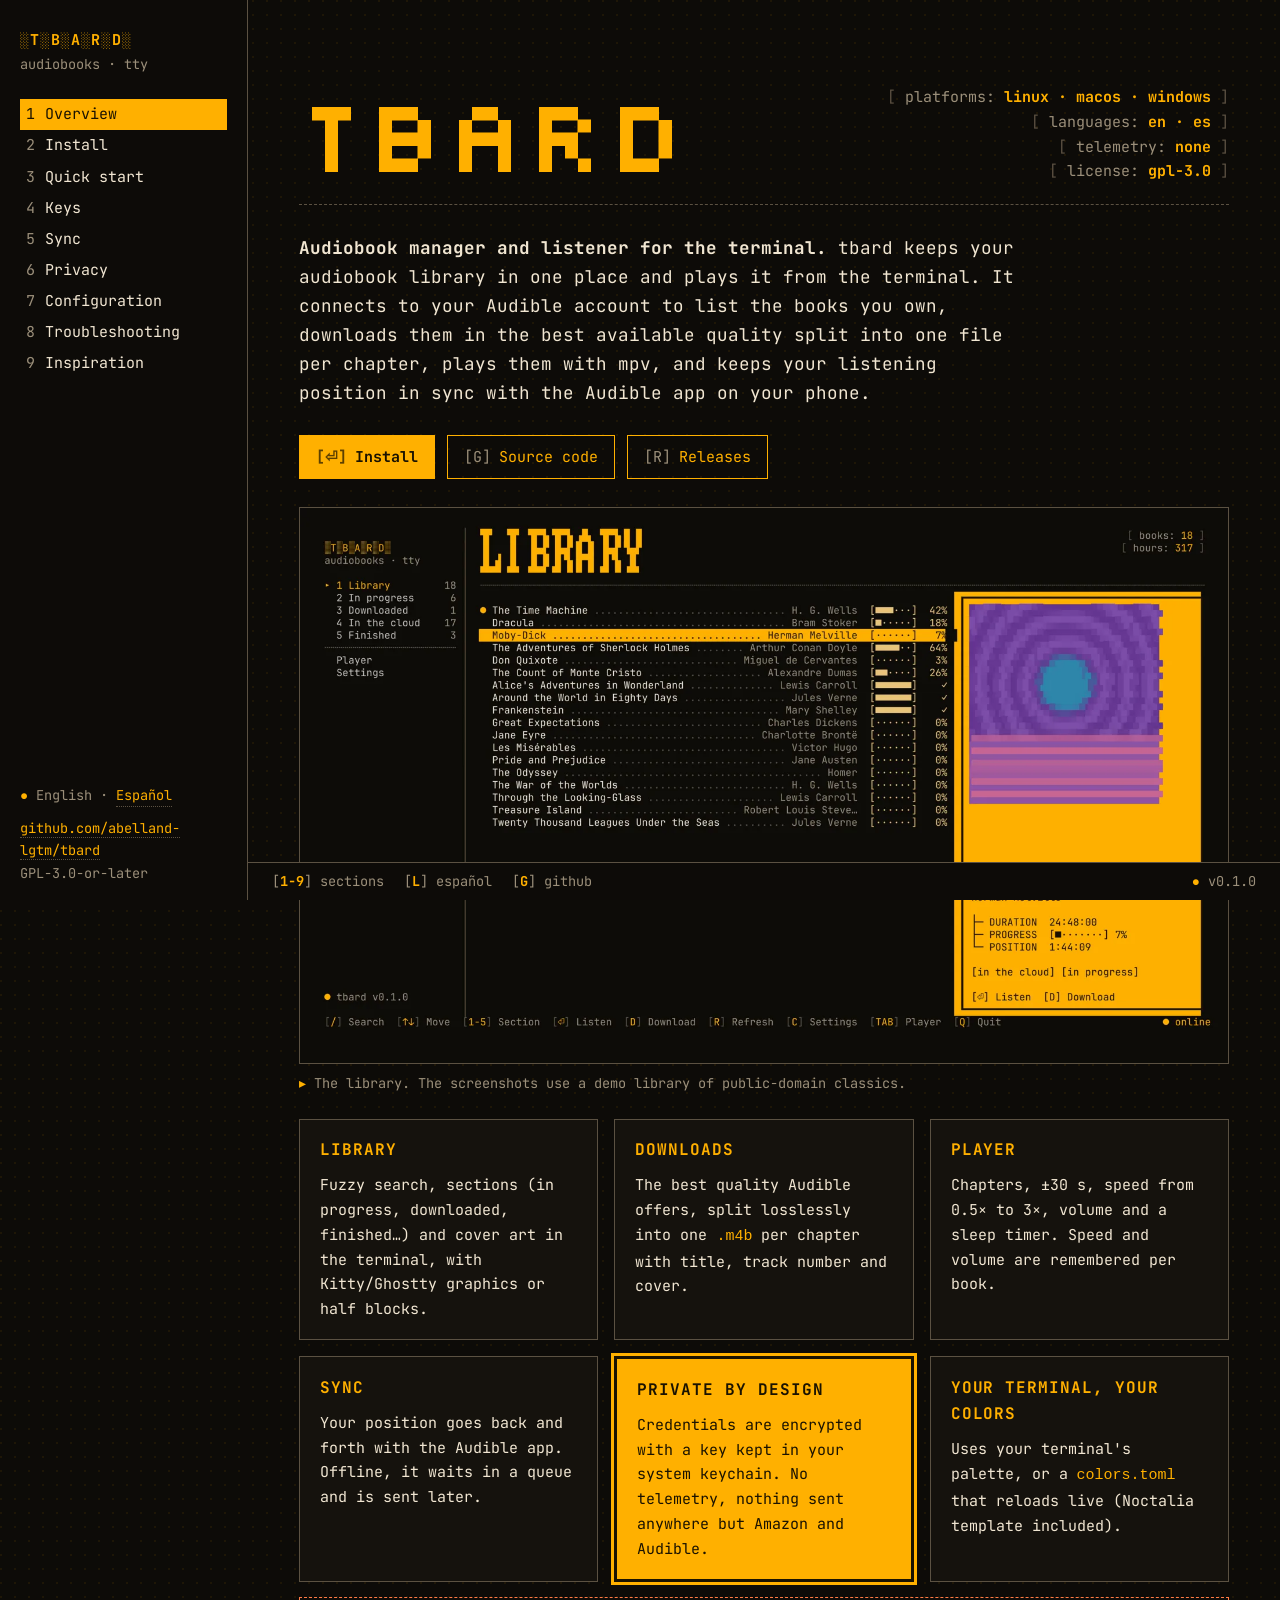
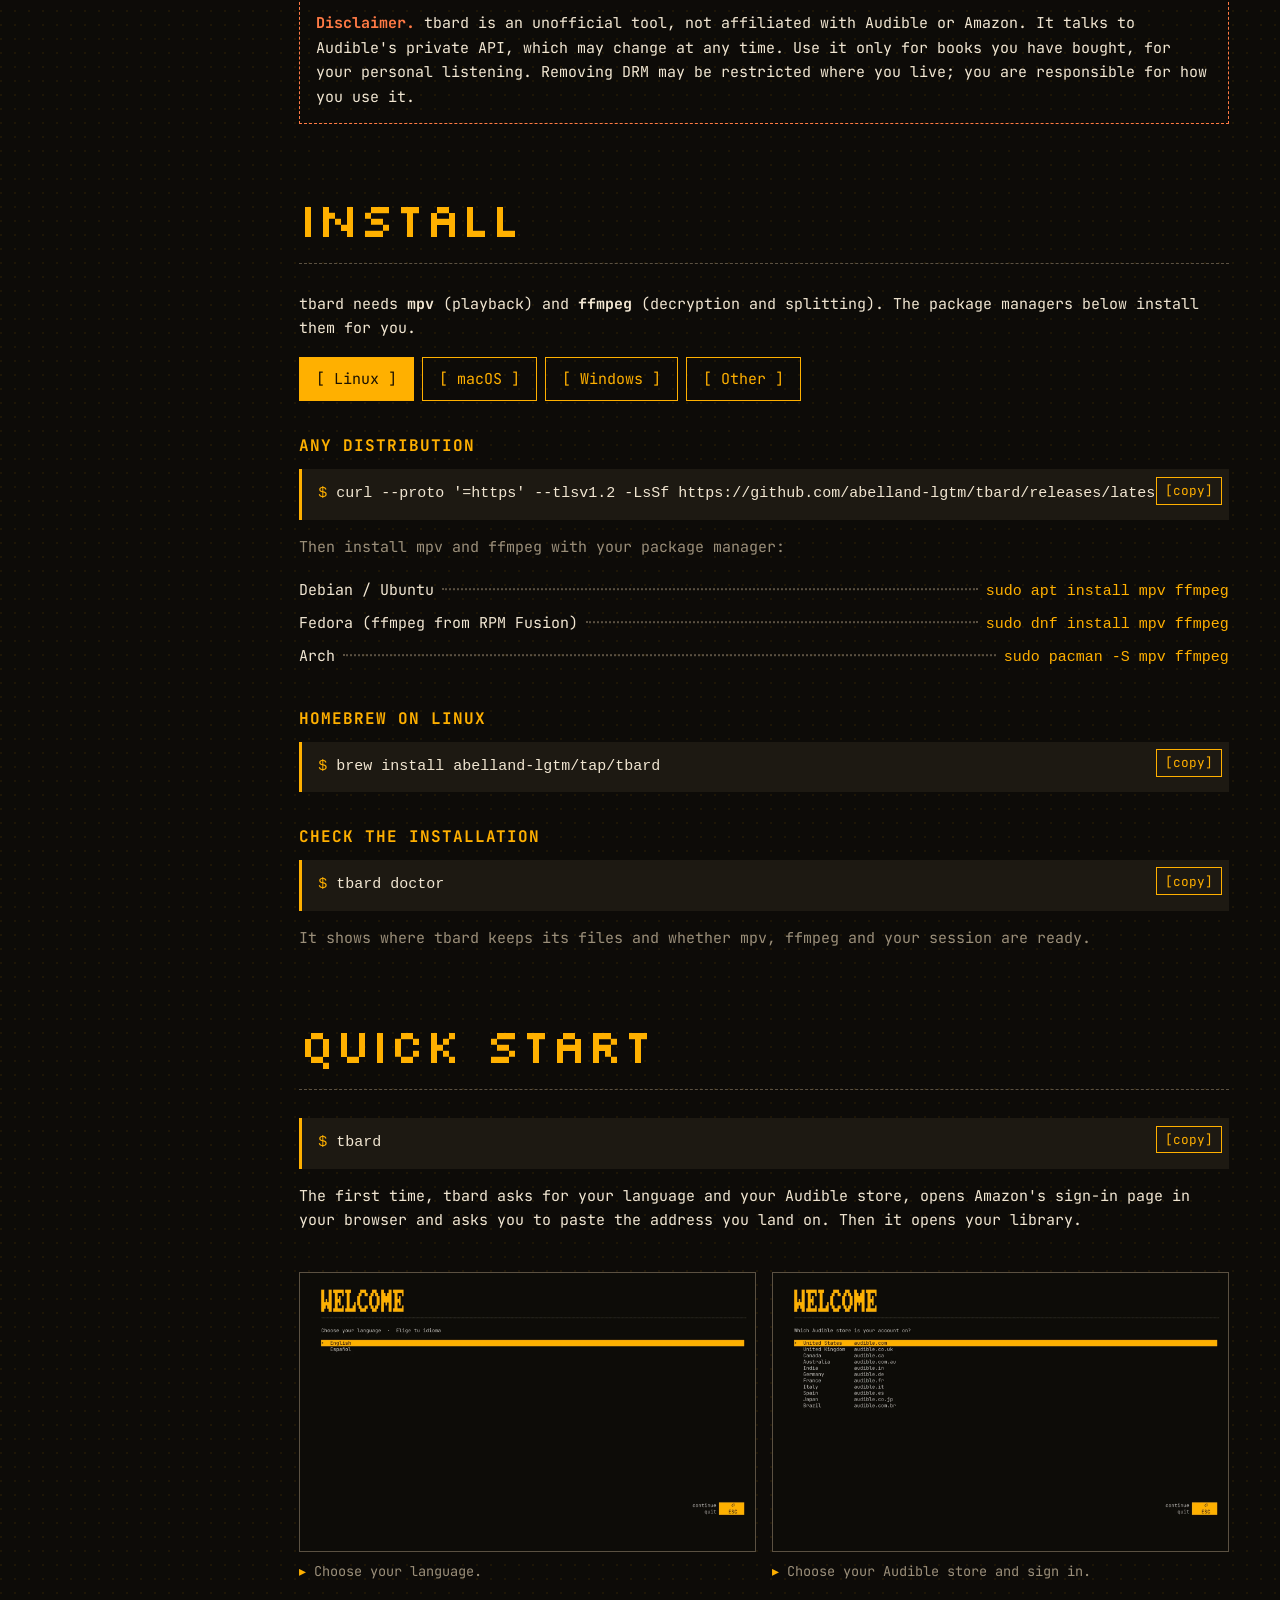
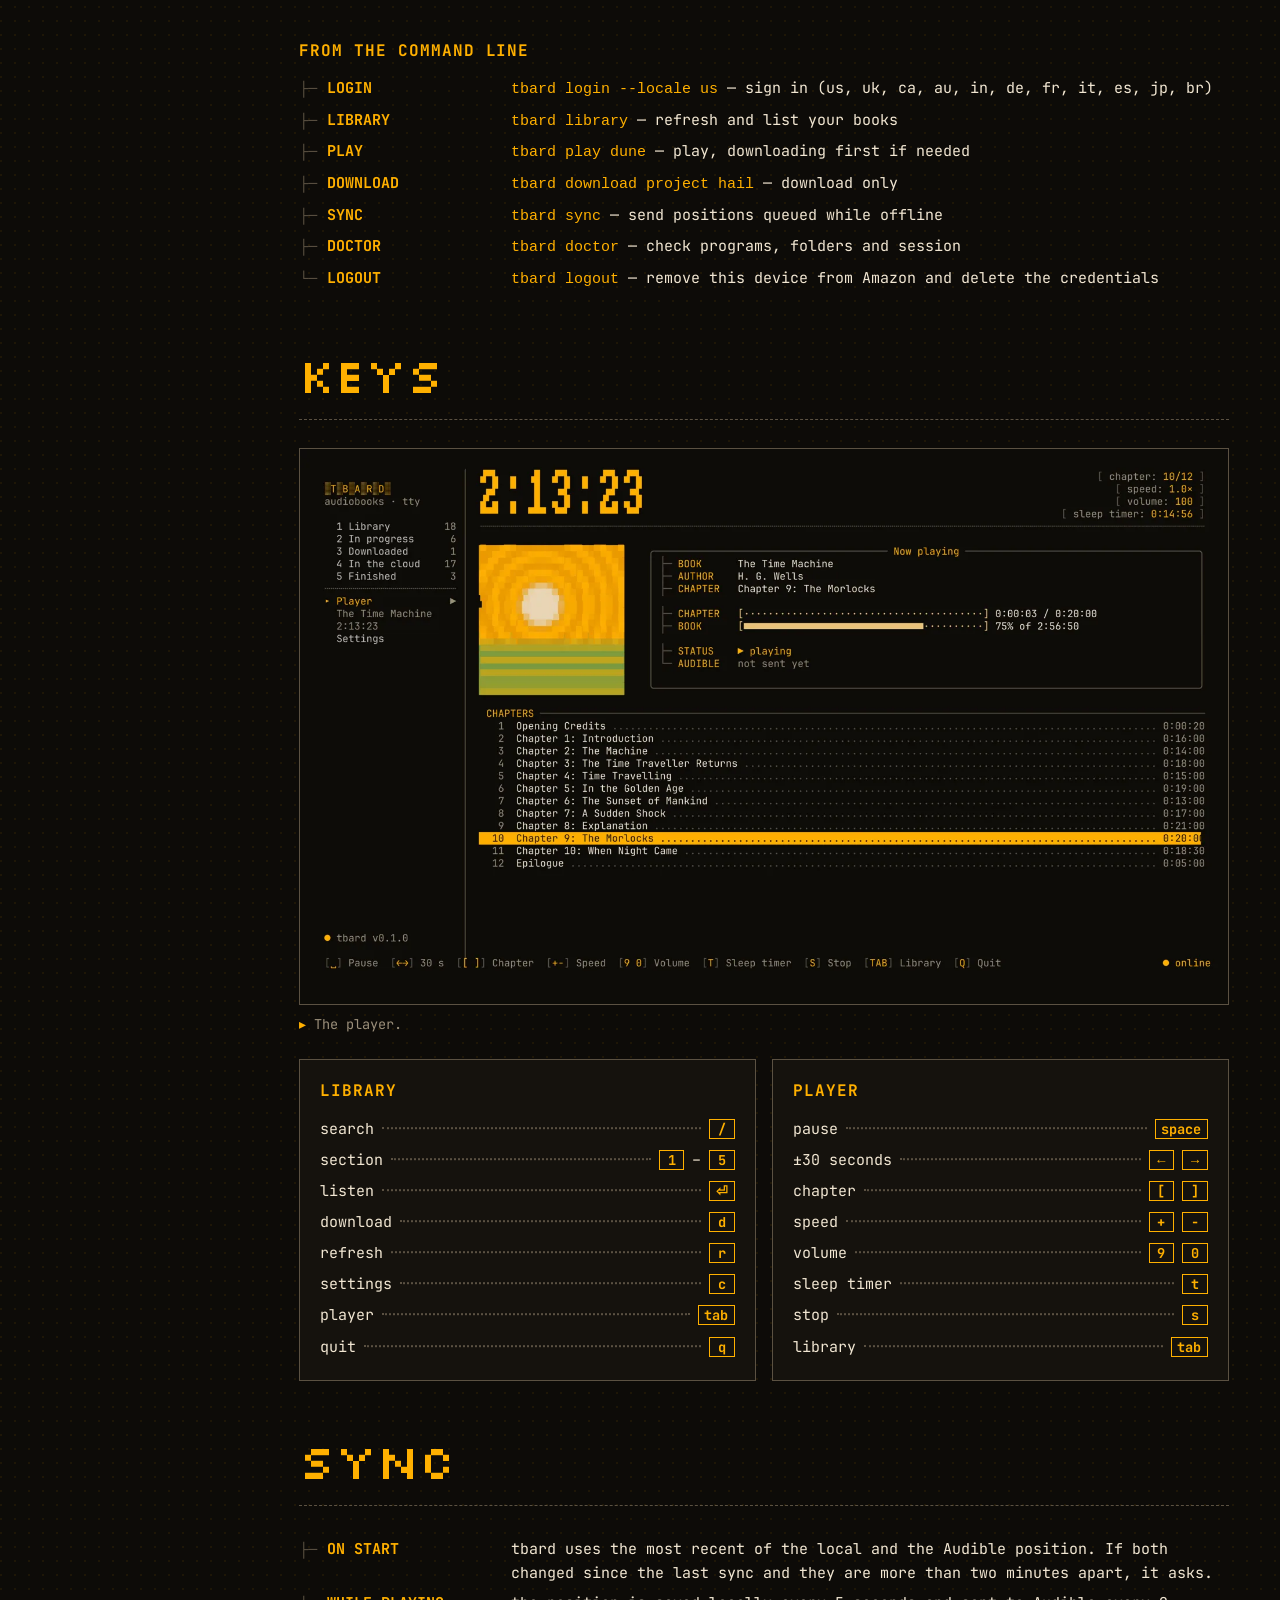
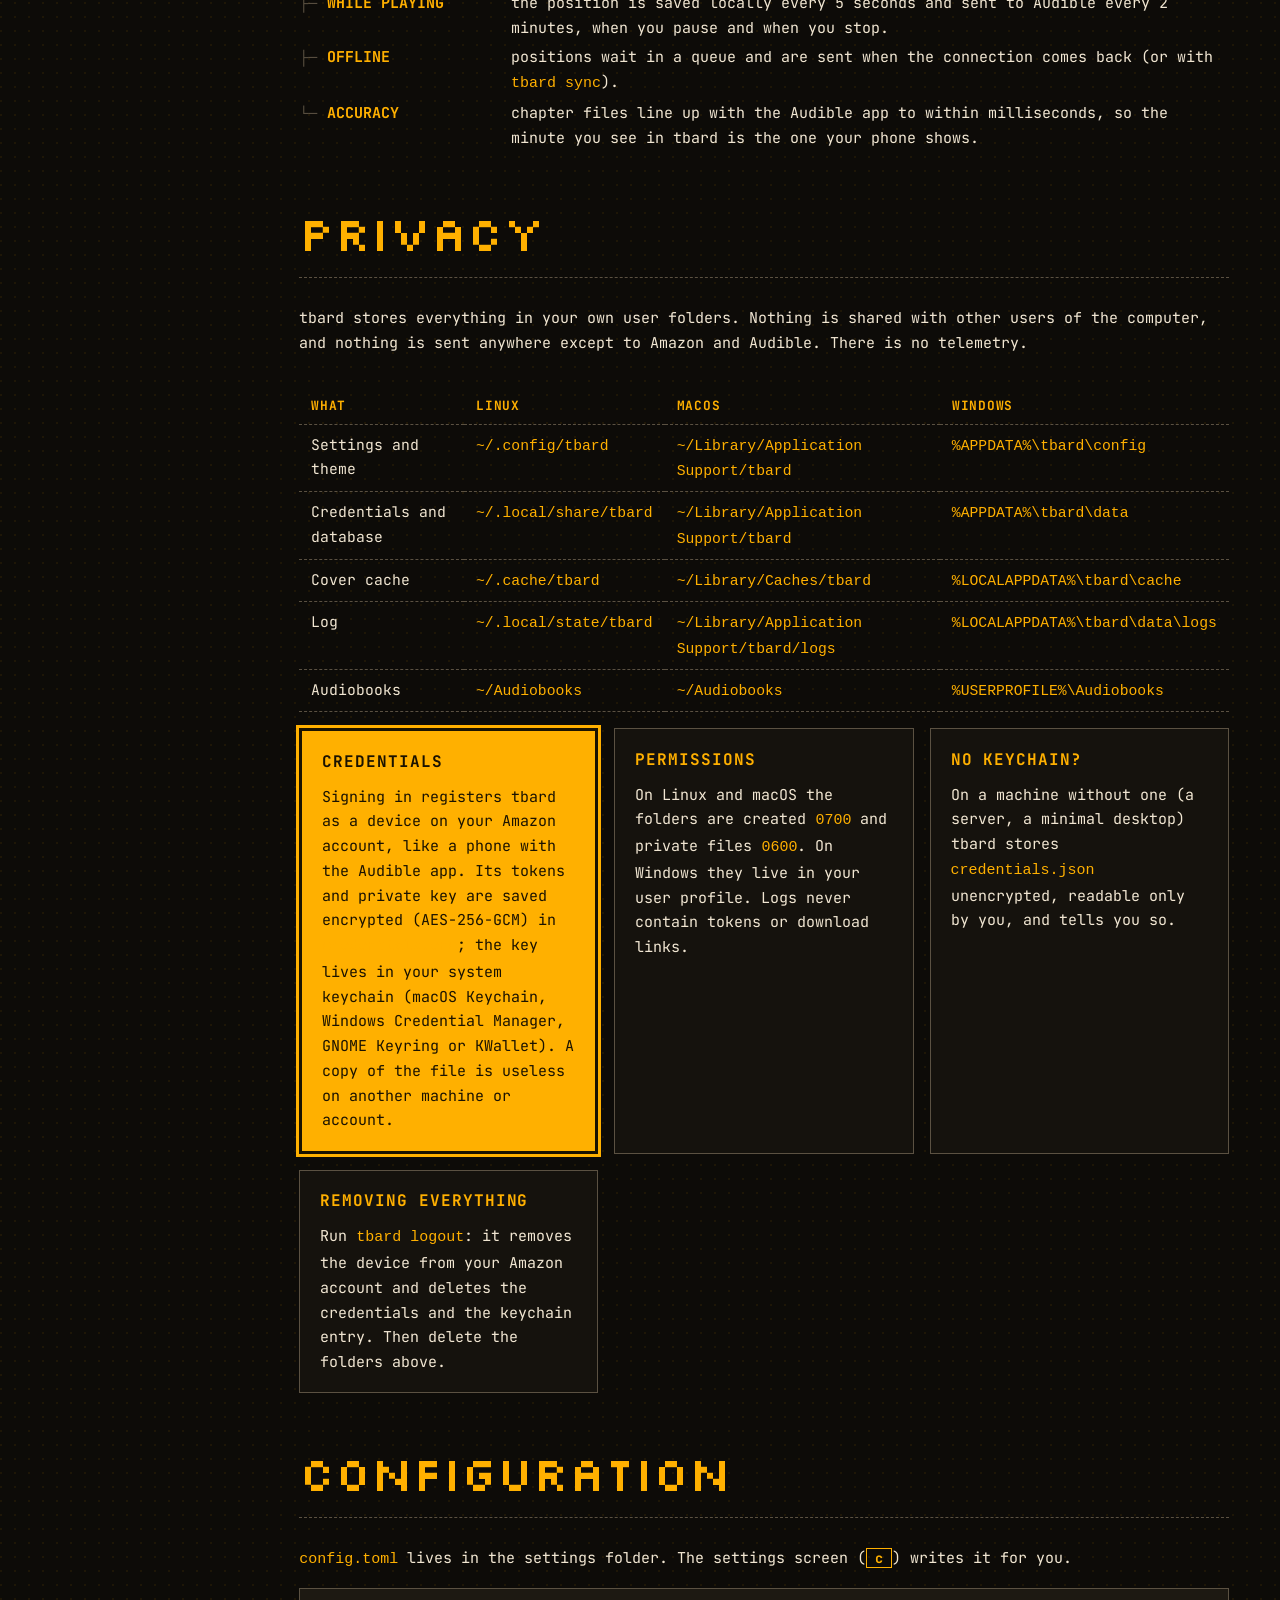
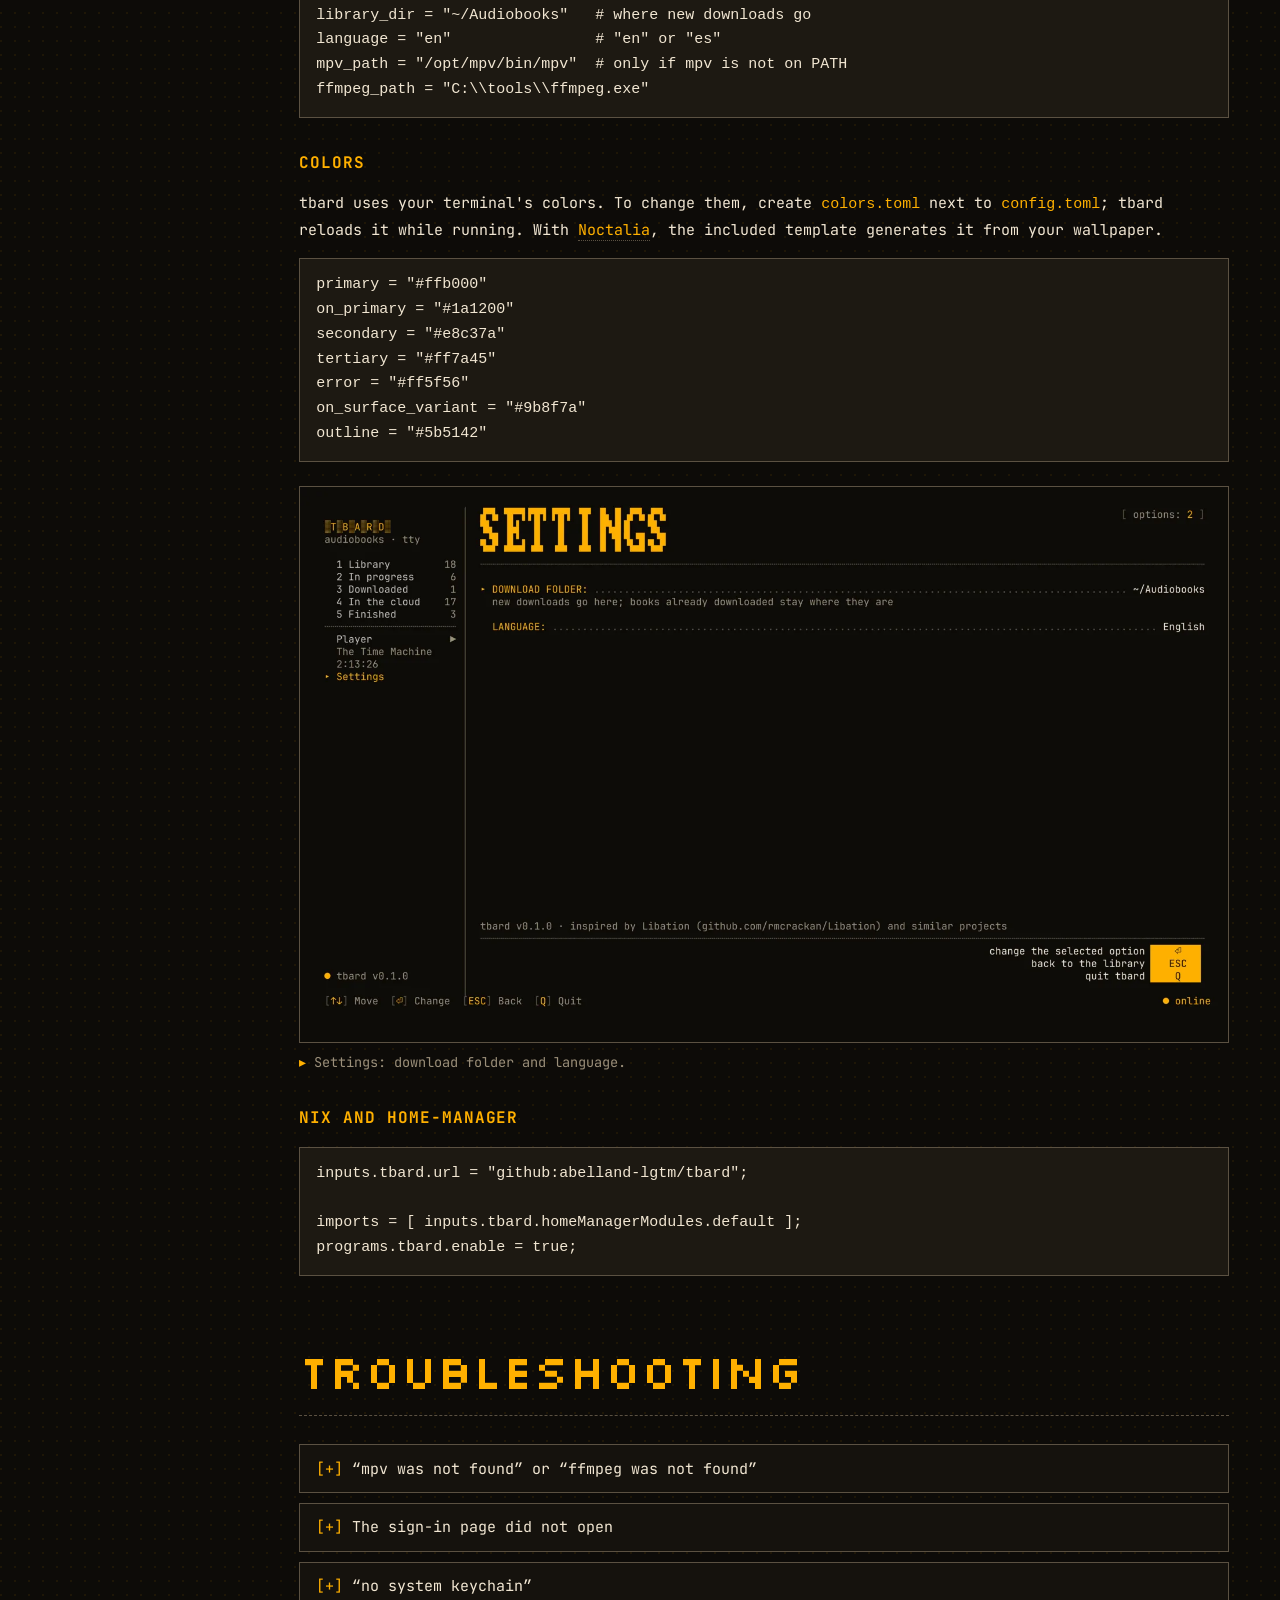
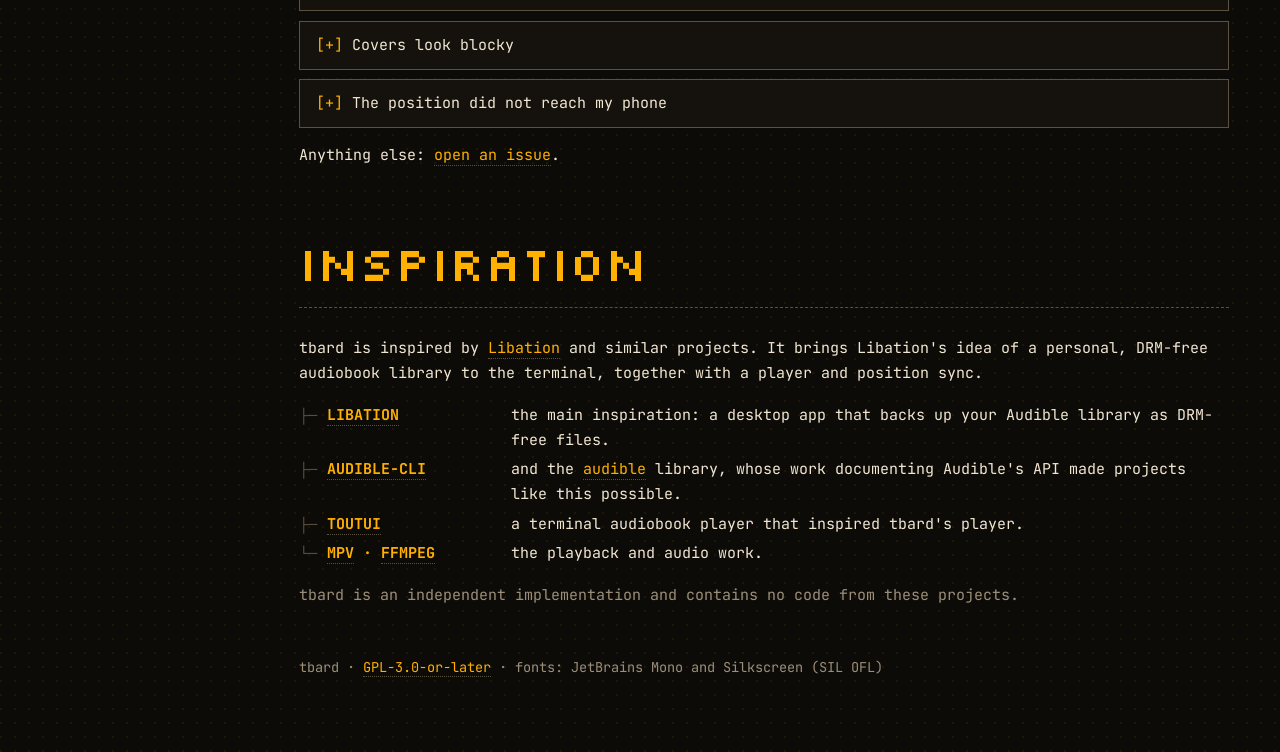
<file: site/index.html>
<!doctype html>
<html lang="en">
<head>
  <meta charset="utf-8">
  <meta name="viewport" content="width=device-width, initial-scale=1">
  <title>tbard — audiobook manager and listener for the terminal</title>
  <meta name="description" content="tbard keeps your audiobook library in one place and plays it from the terminal: Audible library, chapter-split downloads in the best quality, playback with mpv and position sync with your phone.">
  <link rel="alternate" hreflang="es" href="es/">
  <link rel="icon" href="data:image/svg+xml,%3Csvg xmlns='http://www.w3.org/2000/svg' viewBox='0 0 16 16'%3E%3Crect width='16' height='16' fill='%230d0b08'/%3E%3Cpath d='M3 3h10v2H9v8H7V5H3z' fill='%23ffb000'/%3E%3C/svg%3E">
  <link rel="stylesheet" href="assets/style.css">
</head>
<body>

<aside class="sidebar">
  <a class="logo" href="#overview">
    <div class="mark">░T░B░A░R░D░</div>
    <div class="sub">audiobooks · tty</div>
  </a>
  <nav aria-label="Sections">
    <ul class="nav">
      <li><a href="#overview">Overview</a></li>
      <li><a href="#install">Install</a></li>
      <li><a href="#start">Quick start</a></li>
      <li><a href="#keys">Keys</a></li>
      <li><a href="#sync">Sync</a></li>
      <li><a href="#privacy">Privacy</a></li>
      <li><a href="#config">Configuration</a></li>
      <li><a href="#help">Troubleshooting</a></li>
      <li><a href="#thanks">Inspiration</a></li>
    </ul>
  </nav>
  <div class="sidebar-foot">
    <div class="langs"><b class="dot">●</b> English · <a href="es/" data-switch-lang hreflang="es">Español</a></div>
    <div><a href="https://github.com/abelland-lgtm/tbard">github.com/abelland-lgtm/tbard</a></div>
    <div>GPL-3.0-or-later</div>
  </div>
</aside>

<main>

<section id="overview">
  <div class="masthead">
    <h1>tbard</h1>
    <ul class="stats">
      <li><span class="k">platforms:</span> <span class="v">linux · macos · windows</span></li>
      <li><span class="k">languages:</span> <span class="v">en · es</span></li>
      <li><span class="k">telemetry:</span> <span class="v">none</span></li>
      <li><span class="k">license:</span> <span class="v">gpl-3.0</span></li>
    </ul>
  </div>
  <hr class="rule">
  <p class="lead"><strong>Audiobook manager and listener for the terminal.</strong>
    tbard keeps your audiobook library in one place and plays it from the terminal. It connects to your
    Audible account to list the books you own, downloads them in the best available quality split into one
    file per chapter, plays them with mpv, and keeps your listening position in sync with the Audible app on
    your phone.</p>
  <div class="actions">
    <a class="btn primary" href="#install"><span class="key">[⏎]</span> Install</a>
    <a class="btn" href="https://github.com/abelland-lgtm/tbard"><span class="key">[G]</span> Source code</a>
    <a class="btn" href="https://github.com/abelland-lgtm/tbard/releases"><span class="key">[R]</span> Releases</a>
  </div>

  <figure>
    <img src="assets/img/library-en.webp" width="1600" height="957" alt="tbard's library: a sidebar with sections, a list of books with progress bars and a card with the selected book's cover and details">
    <figcaption>The library. The screenshots use a demo library of public-domain classics.</figcaption>
  </figure>

  <div class="grid">
    <div class="card">
      <h3>Library</h3>
      <p>Fuzzy search, sections (in progress, downloaded, finished…) and cover art in the terminal, with Kitty/Ghostty graphics or half blocks.</p>
    </div>
    <div class="card">
      <h3>Downloads</h3>
      <p>The best quality Audible offers, split losslessly into one <code>.m4b</code> per chapter with title, track number and cover.</p>
    </div>
    <div class="card">
      <h3>Player</h3>
      <p>Chapters, ±30 s, speed from 0.5× to 3×, volume and a sleep timer. Speed and volume are remembered per book.</p>
    </div>
    <div class="card">
      <h3>Sync</h3>
      <p>Your position goes back and forth with the Audible app. Offline, it waits in a queue and is sent later.</p>
    </div>
    <div class="card invert">
      <h3>Private by design</h3>
      <p>Credentials are encrypted with a key kept in your system keychain. No telemetry, nothing sent anywhere but Amazon and Audible.</p>
    </div>
    <div class="card">
      <h3>Your terminal, your colors</h3>
      <p>Uses your terminal's palette, or a <code>colors.toml</code> that reloads live (Noctalia template included).</p>
    </div>
  </div>

  <p class="note"><strong>Disclaimer.</strong> tbard is an unofficial tool, not affiliated with Audible or Amazon. It talks
    to Audible's private API, which may change at any time. Use it only for books you have bought, for your
    personal listening. Removing DRM may be restricted where you live; you are responsible for how you use it.</p>
</section>

<section id="install">
  <h2>Install</h2>
  <hr class="rule">
  <p>tbard needs <strong>mpv</strong> (playback) and <strong>ffmpeg</strong> (decryption and splitting). The package
    managers below install them for you.</p>

  <div class="tabs" role="tablist" aria-label="Operating system">
    <button class="btn" role="tab" id="t-linux" aria-controls="p-linux" data-os="linux">[ Linux ]</button>
    <button class="btn" role="tab" id="t-macos" aria-controls="p-macos" data-os="macos">[ macOS ]</button>
    <button class="btn" role="tab" id="t-windows" aria-controls="p-windows" data-os="windows">[ Windows ]</button>
    <button class="btn" role="tab" id="t-other" aria-controls="p-other">[ Other ]</button>
  </div>

  <div role="tabpanel" id="p-linux" aria-labelledby="t-linux">
    <h3>Any distribution</h3>
    <div class="cmd"><pre><code>curl --proto '=https' --tlsv1.2 -LsSf https://github.com/abelland-lgtm/tbard/releases/latest/download/tbard-installer.sh | sh</code></pre></div>
    <p class="muted">Then install mpv and ffmpeg with your package manager:</p>
    <ul class="leaders">
      <li><span>Debian / Ubuntu</span><span class="fill"></span><code class="v">sudo apt install mpv ffmpeg</code></li>
      <li><span>Fedora (ffmpeg from RPM Fusion)</span><span class="fill"></span><code class="v">sudo dnf install mpv ffmpeg</code></li>
      <li><span>Arch</span><span class="fill"></span><code class="v">sudo pacman -S mpv ffmpeg</code></li>
    </ul>
    <h3>Homebrew on Linux</h3>
    <div class="cmd"><pre><code>brew install abelland-lgtm/tap/tbard</code></pre></div>
  </div>

  <div role="tabpanel" id="p-macos" aria-labelledby="t-macos" hidden>
    <h3>Homebrew</h3>
    <div class="cmd"><pre><code>brew install abelland-lgtm/tap/tbard</code></pre></div>
    <p class="muted">Installs mpv and ffmpeg too. Without Homebrew:</p>
    <div class="cmd"><pre><code>curl --proto '=https' --tlsv1.2 -LsSf https://github.com/abelland-lgtm/tbard/releases/latest/download/tbard-installer.sh | sh</code></pre></div>
  </div>

  <div role="tabpanel" id="p-windows" aria-labelledby="t-windows" hidden>
    <h3>Scoop</h3>
    <div class="cmd"><pre><code>scoop bucket add extras; scoop bucket add abelland https://github.com/abelland-lgtm/scoop-bucket; scoop install abelland/tbard</code></pre></div>
    <p class="muted">Installs mpv and ffmpeg too. Without Scoop, use the installer and then install mpv and ffmpeg yourself:</p>
    <div class="cmd"><pre><code>powershell -ExecutionPolicy Bypass -c "irm https://github.com/abelland-lgtm/tbard/releases/latest/download/tbard-installer.ps1 | iex"</code></pre></div>
    <p class="muted">An <code>.msi</code> installer is also on the <a href="https://github.com/abelland-lgtm/tbard/releases">releases page</a>.</p>
  </div>

  <div role="tabpanel" id="p-other" aria-labelledby="t-other" hidden>
    <h3>With Rust</h3>
    <div class="cmd"><pre><code>cargo install tbard --locked</code></pre></div>
    <h3>Nix</h3>
    <div class="cmd"><pre><code>nix run github:abelland-lgtm/tbard</code></pre></div>
    <h3>Prebuilt binaries</h3>
    <p>For every platform on the <a href="https://github.com/abelland-lgtm/tbard/releases">releases page</a>.</p>
  </div>

  <h3>Check the installation</h3>
  <div class="cmd"><pre><code>tbard doctor</code></pre></div>
  <p class="muted">It shows where tbard keeps its files and whether mpv, ffmpeg and your session are ready.</p>
</section>

<section id="start">
  <h2>Quick start</h2>
  <hr class="rule">
  <div class="cmd"><pre><code>tbard</code></pre></div>
  <p>The first time, tbard asks for your language and your Audible store, opens Amazon's sign-in page in your
    browser and asks you to paste the address you land on. Then it opens your library.</p>
  <div class="shots">
    <figure>
      <img src="assets/img/welcome.webp" width="1600" height="976" alt="First run: choose English or Spanish" loading="lazy">
      <figcaption>Choose your language.</figcaption>
    </figure>
    <figure>
      <img src="assets/img/store-en.webp" width="1600" height="976" alt="First run: list of Audible stores" loading="lazy">
      <figcaption>Choose your Audible store and sign in.</figcaption>
    </figure>
  </div>

  <h3>From the command line</h3>
  <ul class="tree">
    <li><span class="k">login</span><span><code>tbard login --locale us</code> — sign in (us, uk, ca, au, in, de, fr, it, es, jp, br)</span></li>
    <li><span class="k">library</span><span><code>tbard library</code> — refresh and list your books</span></li>
    <li><span class="k">play</span><span><code>tbard play dune</code> — play, downloading first if needed</span></li>
    <li><span class="k">download</span><span><code>tbard download project hail</code> — download only</span></li>
    <li><span class="k">sync</span><span><code>tbard sync</code> — send positions queued while offline</span></li>
    <li><span class="k">doctor</span><span><code>tbard doctor</code> — check programs, folders and session</span></li>
    <li><span class="k">logout</span><span><code>tbard logout</code> — remove this device from Amazon and delete the credentials</span></li>
  </ul>
</section>

<section id="keys">
  <h2>Keys</h2>
  <hr class="rule">
  <figure>
    <img src="assets/img/player-en.webp" width="1600" height="957" alt="tbard's player: the current time in big digits, a now-playing box with progress bars and the chapter list" loading="lazy">
    <figcaption>The player.</figcaption>
  </figure>
  <div class="grid">
    <div class="card">
      <h3>Library</h3>
      <ul class="leaders">
        <li><span>search</span><span class="fill"></span><kbd>/</kbd></li>
        <li><span>section</span><span class="fill"></span><kbd>1</kbd>–<kbd>5</kbd></li>
        <li><span>listen</span><span class="fill"></span><kbd>⏎</kbd></li>
        <li><span>download</span><span class="fill"></span><kbd>d</kbd></li>
        <li><span>refresh</span><span class="fill"></span><kbd>r</kbd></li>
        <li><span>settings</span><span class="fill"></span><kbd>c</kbd></li>
        <li><span>player</span><span class="fill"></span><kbd>tab</kbd></li>
        <li><span>quit</span><span class="fill"></span><kbd>q</kbd></li>
      </ul>
    </div>
    <div class="card">
      <h3>Player</h3>
      <ul class="leaders">
        <li><span>pause</span><span class="fill"></span><kbd>space</kbd></li>
        <li><span>±30 seconds</span><span class="fill"></span><kbd>←</kbd> <kbd>→</kbd></li>
        <li><span>chapter</span><span class="fill"></span><kbd>[</kbd> <kbd>]</kbd></li>
        <li><span>speed</span><span class="fill"></span><kbd>+</kbd> <kbd>-</kbd></li>
        <li><span>volume</span><span class="fill"></span><kbd>9</kbd> <kbd>0</kbd></li>
        <li><span>sleep timer</span><span class="fill"></span><kbd>t</kbd></li>
        <li><span>stop</span><span class="fill"></span><kbd>s</kbd></li>
        <li><span>library</span><span class="fill"></span><kbd>tab</kbd></li>
      </ul>
    </div>
  </div>
</section>

<section id="sync">
  <h2>Sync</h2>
  <hr class="rule">
  <ul class="tree">
    <li><span class="k">on start</span><span>tbard uses the most recent of the local and the Audible position. If both changed since the last sync and they are more than two minutes apart, it asks.</span></li>
    <li><span class="k">while playing</span><span>the position is saved locally every 5 seconds and sent to Audible every 2 minutes, when you pause and when you stop.</span></li>
    <li><span class="k">offline</span><span>positions wait in a queue and are sent when the connection comes back (or with <code>tbard sync</code>).</span></li>
    <li><span class="k">accuracy</span><span>chapter files line up with the Audible app to within milliseconds, so the minute you see in tbard is the one your phone shows.</span></li>
  </ul>
</section>

<section id="privacy">
  <h2>Privacy</h2>
  <hr class="rule">
  <p>tbard stores everything in your own user folders. Nothing is shared with other users of the computer, and nothing
    is sent anywhere except to Amazon and Audible. There is no telemetry.</p>
  <div class="table-wrap">
    <table>
      <thead><tr><th>What</th><th>Linux</th><th>macOS</th><th>Windows</th></tr></thead>
      <tbody>
        <tr><td>Settings and theme</td><td><code>~/.config/tbard</code></td><td><code>~/Library/Application Support/tbard</code></td><td><code>%APPDATA%\tbard\config</code></td></tr>
        <tr><td>Credentials and database</td><td><code>~/.local/share/tbard</code></td><td><code>~/Library/Application Support/tbard</code></td><td><code>%APPDATA%\tbard\data</code></td></tr>
        <tr><td>Cover cache</td><td><code>~/.cache/tbard</code></td><td><code>~/Library/Caches/tbard</code></td><td><code>%LOCALAPPDATA%\tbard\cache</code></td></tr>
        <tr><td>Log</td><td><code>~/.local/state/tbard</code></td><td><code>~/Library/Application Support/tbard/logs</code></td><td><code>%LOCALAPPDATA%\tbard\data\logs</code></td></tr>
        <tr><td>Audiobooks</td><td><code>~/Audiobooks</code></td><td><code>~/Audiobooks</code></td><td><code>%USERPROFILE%\Audiobooks</code></td></tr>
      </tbody>
    </table>
  </div>
  <div class="grid">
    <div class="card invert">
      <h3>Credentials</h3>
      <p>Signing in registers tbard as a device on your Amazon account, like a phone with the Audible app. Its tokens
        and private key are saved encrypted (AES-256-GCM) in <code>credentials.enc</code>; the key lives in your
        system keychain (macOS Keychain, Windows Credential Manager, GNOME Keyring or KWallet). A copy of the file is
        useless on another machine or account.</p>
    </div>
    <div class="card">
      <h3>Permissions</h3>
      <p>On Linux and macOS the folders are created <code>0700</code> and private files <code>0600</code>. On Windows they
        live in your user profile. Logs never contain tokens or download links.</p>
    </div>
    <div class="card">
      <h3>No keychain?</h3>
      <p>On a machine without one (a server, a minimal desktop) tbard stores <code>credentials.json</code> unencrypted,
        readable only by you, and tells you so.</p>
    </div>
    <div class="card">
      <h3>Removing everything</h3>
      <p>Run <code>tbard logout</code>: it removes the device from your Amazon account and deletes the credentials and
        the keychain entry. Then delete the folders above.</p>
    </div>
  </div>
</section>

<section id="config">
  <h2>Configuration</h2>
  <hr class="rule">
  <p><code>config.toml</code> lives in the settings folder. The settings screen (<kbd>c</kbd>) writes it for you.</p>
  <pre class="block"><code>library_dir = "~/Audiobooks"   # where new downloads go
language = "en"                # "en" or "es"
mpv_path = "/opt/mpv/bin/mpv"  # only if mpv is not on PATH
ffmpeg_path = "C:\\tools\\ffmpeg.exe"</code></pre>
  <h3>Colors</h3>
  <p>tbard uses your terminal's colors. To change them, create <code>colors.toml</code> next to
    <code>config.toml</code>; tbard reloads it while running. With
    <a href="https://github.com/noctalia-dev/noctalia-shell">Noctalia</a>, the included template generates it from
    your wallpaper.</p>
  <pre class="block"><code>primary = "#ffb000"
on_primary = "#1a1200"
secondary = "#e8c37a"
tertiary = "#ff7a45"
error = "#ff5f56"
on_surface_variant = "#9b8f7a"
outline = "#5b5142"</code></pre>
  <figure>
    <img src="assets/img/settings-en.webp" width="1600" height="957" alt="The settings screen with the download folder and the language" loading="lazy">
    <figcaption>Settings: download folder and language.</figcaption>
  </figure>
  <h3>Nix and home-manager</h3>
  <pre class="block"><code>inputs.tbard.url = "github:abelland-lgtm/tbard";

imports = [ inputs.tbard.homeManagerModules.default ];
programs.tbard.enable = true;</code></pre>
</section>

<section id="help">
  <h2>Troubleshooting</h2>
  <hr class="rule">
  <details>
    <summary>“mpv was not found” or “ffmpeg was not found”</summary>
    <div><p>Install them (see <a href="#install">Install</a>) or set <code>mpv_path</code> / <code>ffmpeg_path</code>
      in <code>config.toml</code>. <code>tbard doctor</code> shows what it finds.</p></div>
  </details>
  <details>
    <summary>The sign-in page did not open</summary>
    <div><p>The login screen also shows the URL: open it yourself, sign in, and paste the final address (it starts
      with <code>https://www.amazon…/ap/maplanding</code>).</p></div>
  </details>
  <details>
    <summary>“no system keychain”</summary>
    <div><p>Install and unlock a Secret Service provider (GNOME Keyring or KWallet) and sign in again. Until then the
      credentials are kept unencrypted, readable only by you.</p></div>
  </details>
  <details>
    <summary>Covers look blocky</summary>
    <div><p>Your terminal has no graphics protocol, so tbard draws covers with half blocks. Kitty, Ghostty, WezTerm and
      iTerm2 show real images.</p></div>
  </details>
  <details>
    <summary>The position did not reach my phone</summary>
    <div><p>Without a connection positions wait in a queue. Run <code>tbard sync</code>, then reopen the Audible app.
      The log (see <a href="#privacy">Privacy</a>) says what happened; run with <code>TBARD_LOG=debug</code> for
      more detail.</p></div>
  </details>
  <p>Anything else: <a href="https://github.com/abelland-lgtm/tbard/issues">open an issue</a>.</p>
</section>

<section id="thanks">
  <h2>Inspiration</h2>
  <hr class="rule">
  <p>tbard is inspired by <a href="https://github.com/rmcrackan/Libation">Libation</a> and similar projects. It brings
    Libation's idea of a personal, DRM-free audiobook library to the terminal, together with a player and position
    sync.</p>
  <ul class="tree">
    <li><span class="k"><a href="https://github.com/rmcrackan/Libation">Libation</a></span><span>the main inspiration: a desktop app that backs up your Audible library as DRM-free files.</span></li>
    <li><span class="k"><a href="https://github.com/mkb79/audible-cli">audible-cli</a></span><span>and the <a href="https://github.com/mkb79/Audible">audible</a> library, whose work documenting Audible's API made projects like this possible.</span></li>
    <li><span class="k"><a href="https://github.com/AlbanDAVID/Toutui">Toutui</a></span><span>a terminal audiobook player that inspired tbard's player.</span></li>
    <li><span class="k"><a href="https://mpv.io">mpv</a> · <a href="https://ffmpeg.org">ffmpeg</a></span><span>the playback and audio work.</span></li>
  </ul>
  <p class="muted">tbard is an independent implementation and contains no code from these projects.</p>
  <footer>tbard · <a href="https://github.com/abelland-lgtm/tbard/blob/main/LICENSE">GPL-3.0-or-later</a> · fonts: JetBrains Mono and Silkscreen (SIL OFL)</footer>
</section>

</main>

<div class="keybar" aria-hidden="true">
  <span>[<b>1-9</b>] sections</span>
  <span>[<b>L</b>] español</span>
  <span>[<b>G</b>] github</span>
  <span class="right"><b>●</b> v0.1.0</span>
</div>

<script src="assets/site.js" defer></script>
</body>
</html>
</file>
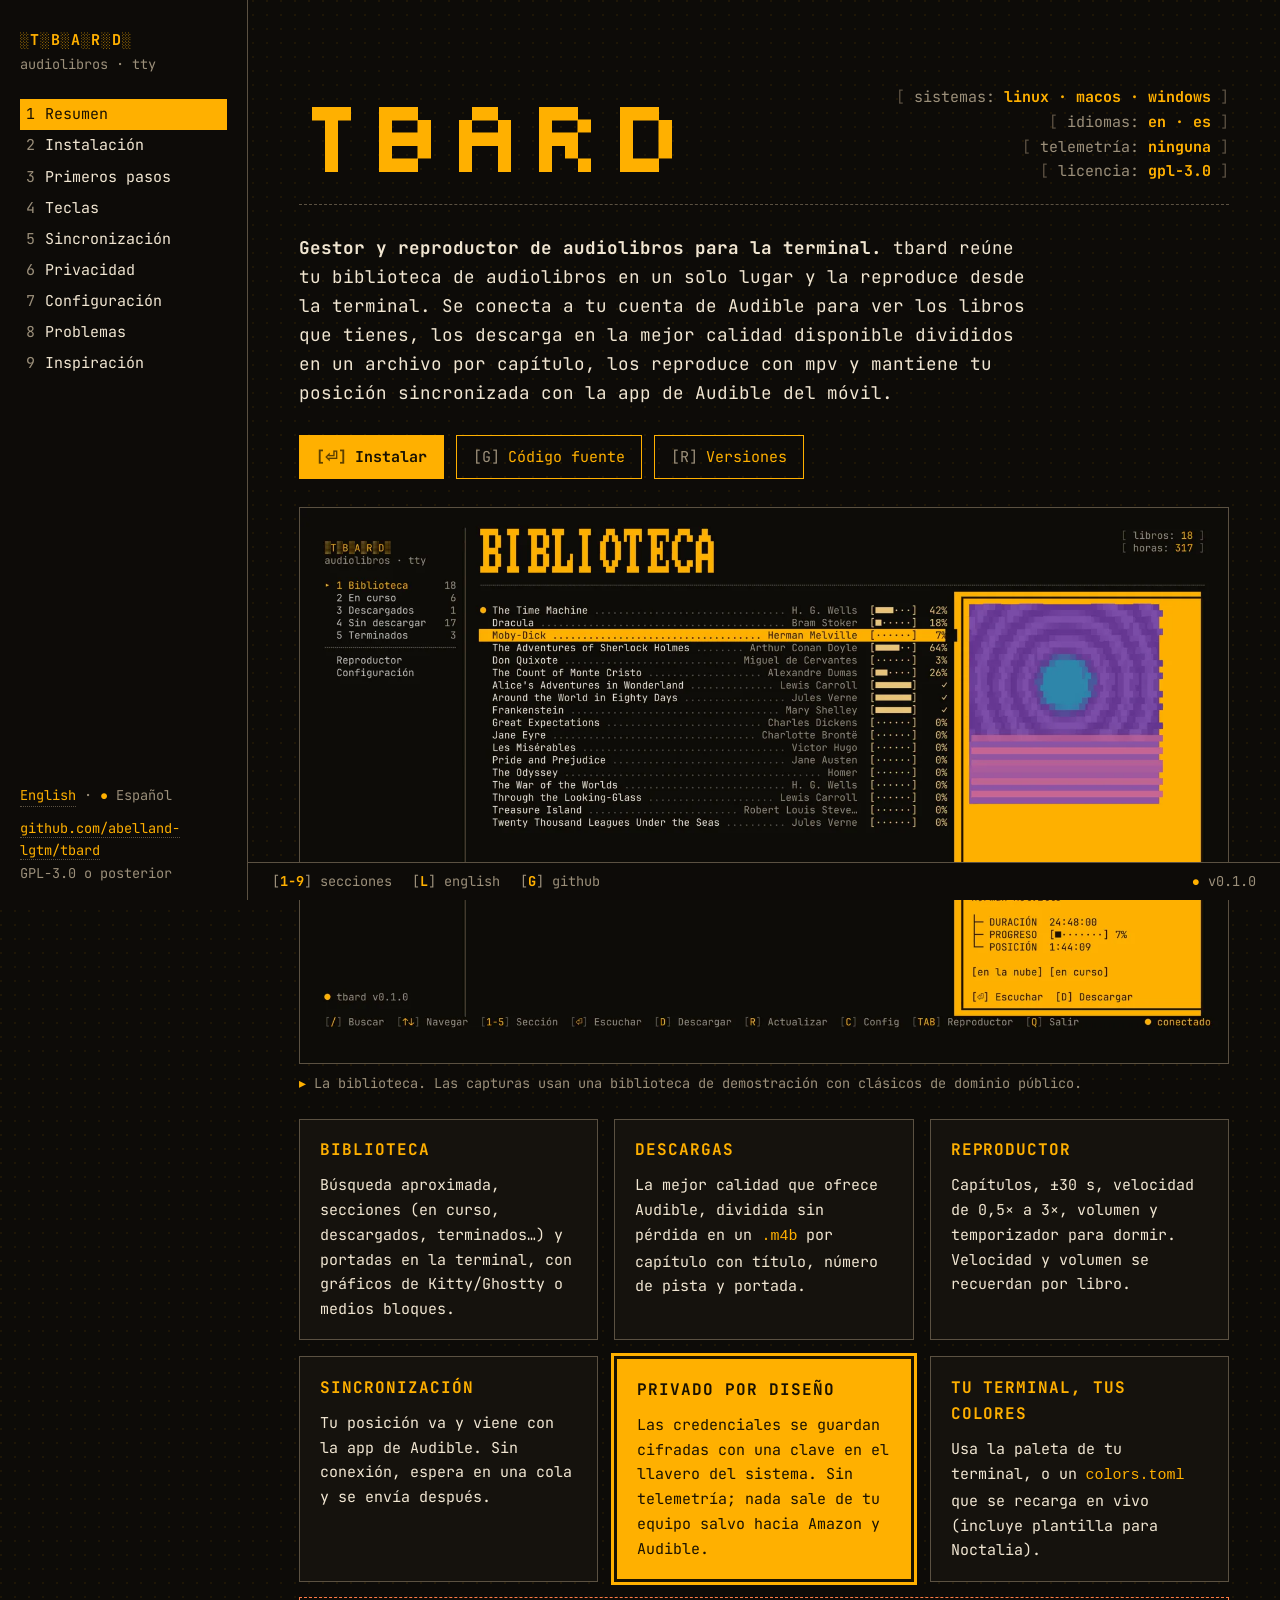
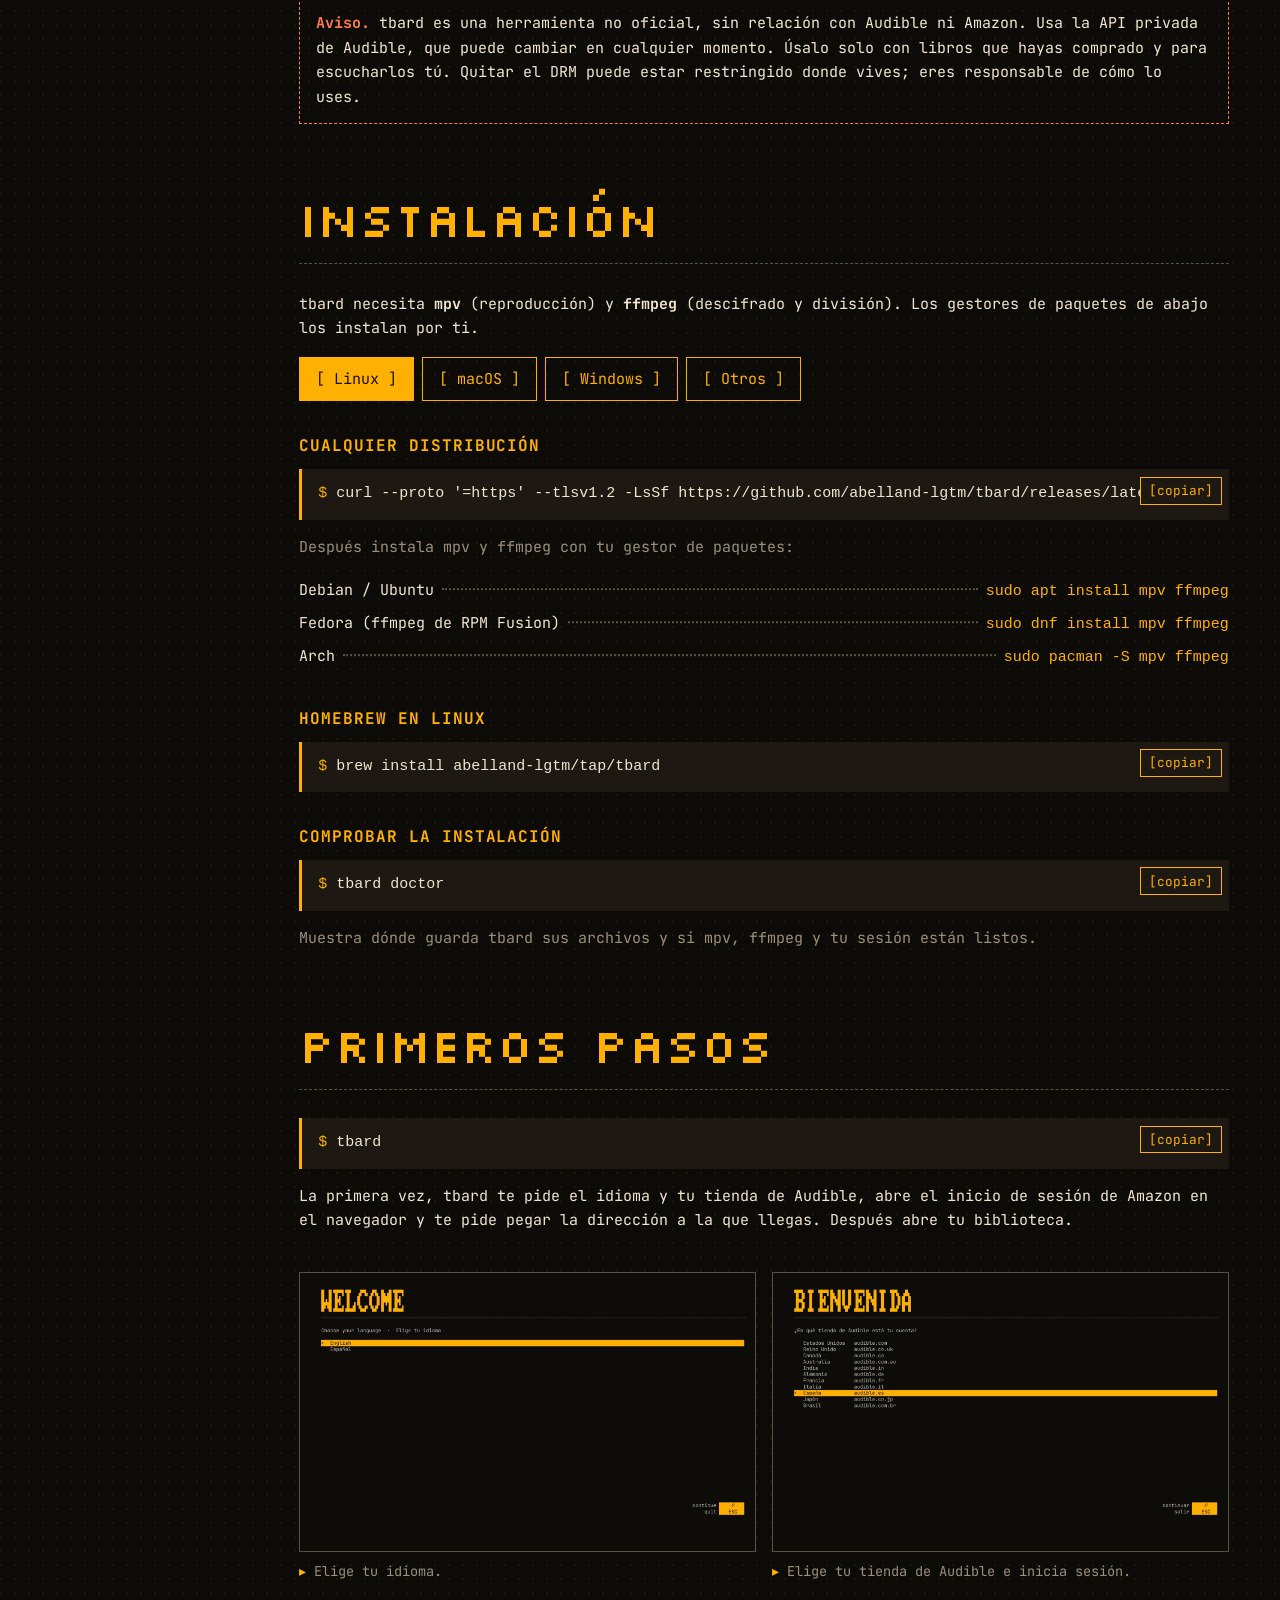
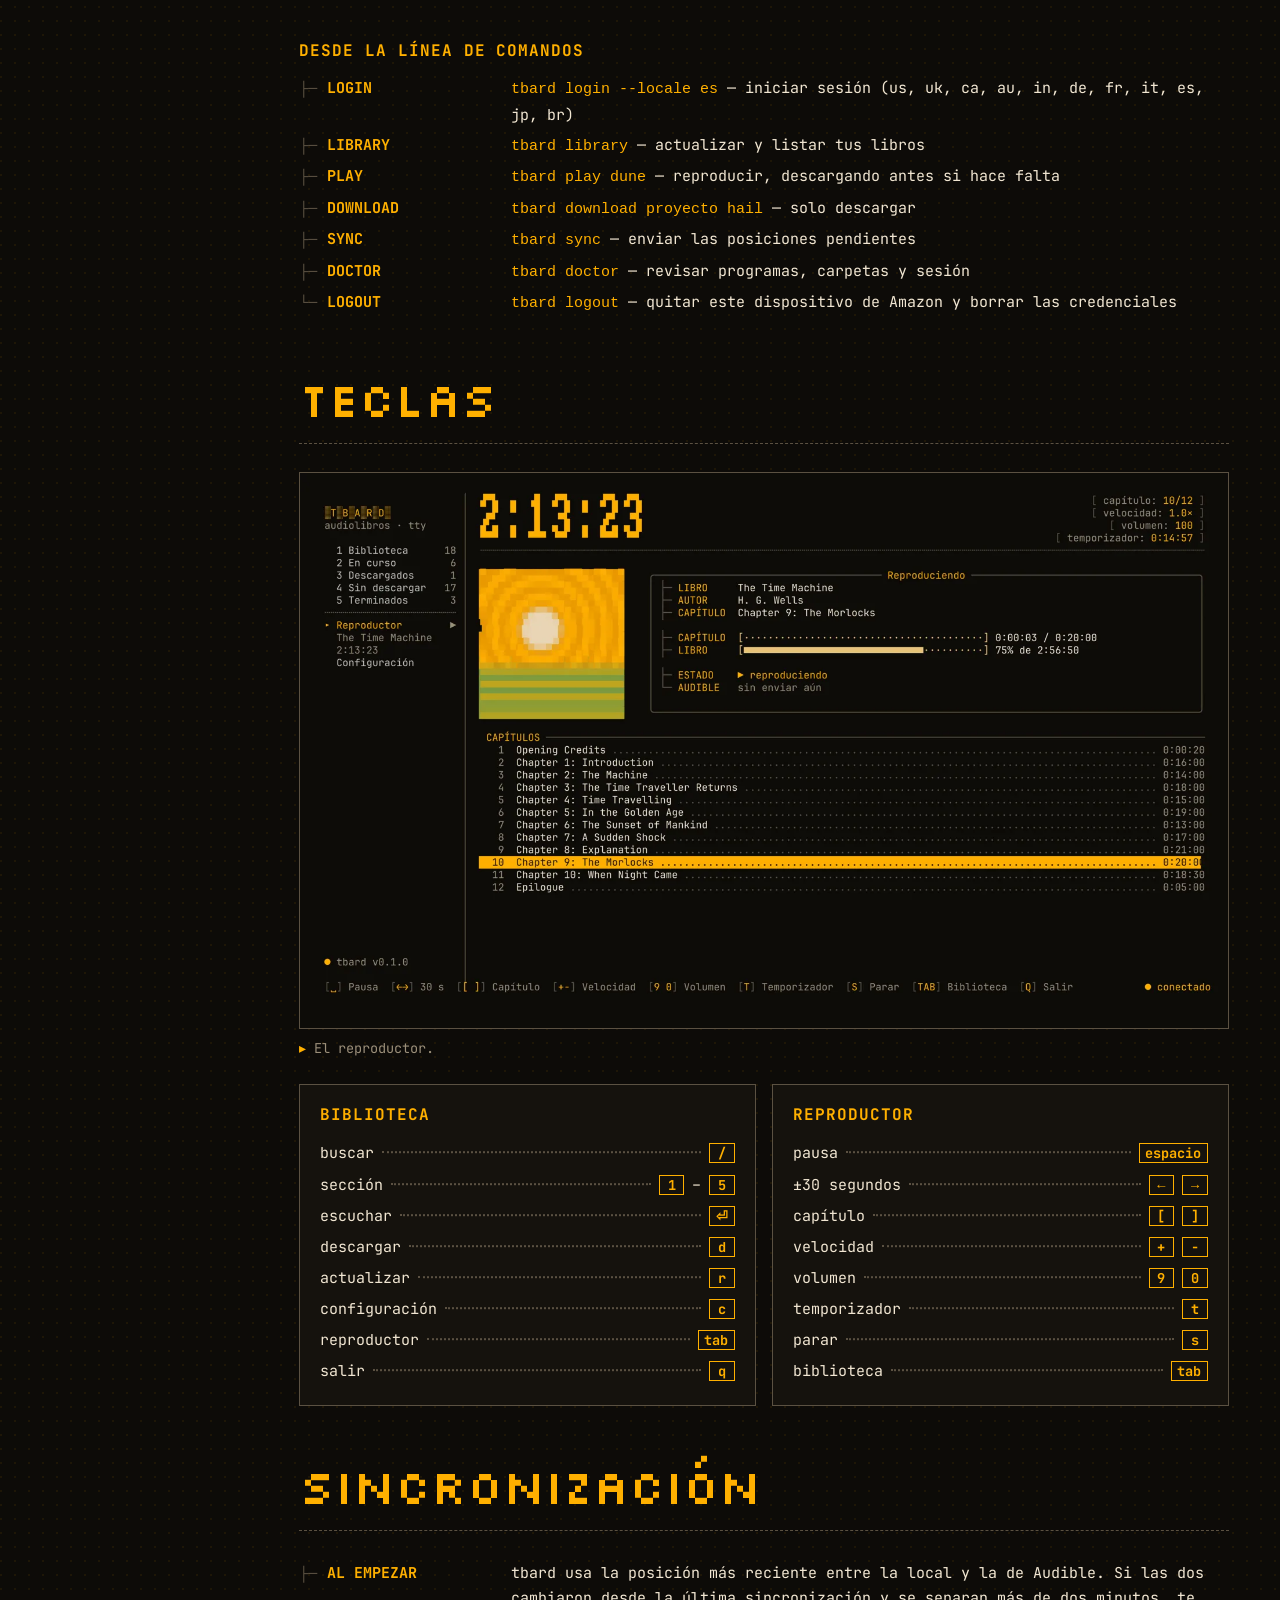
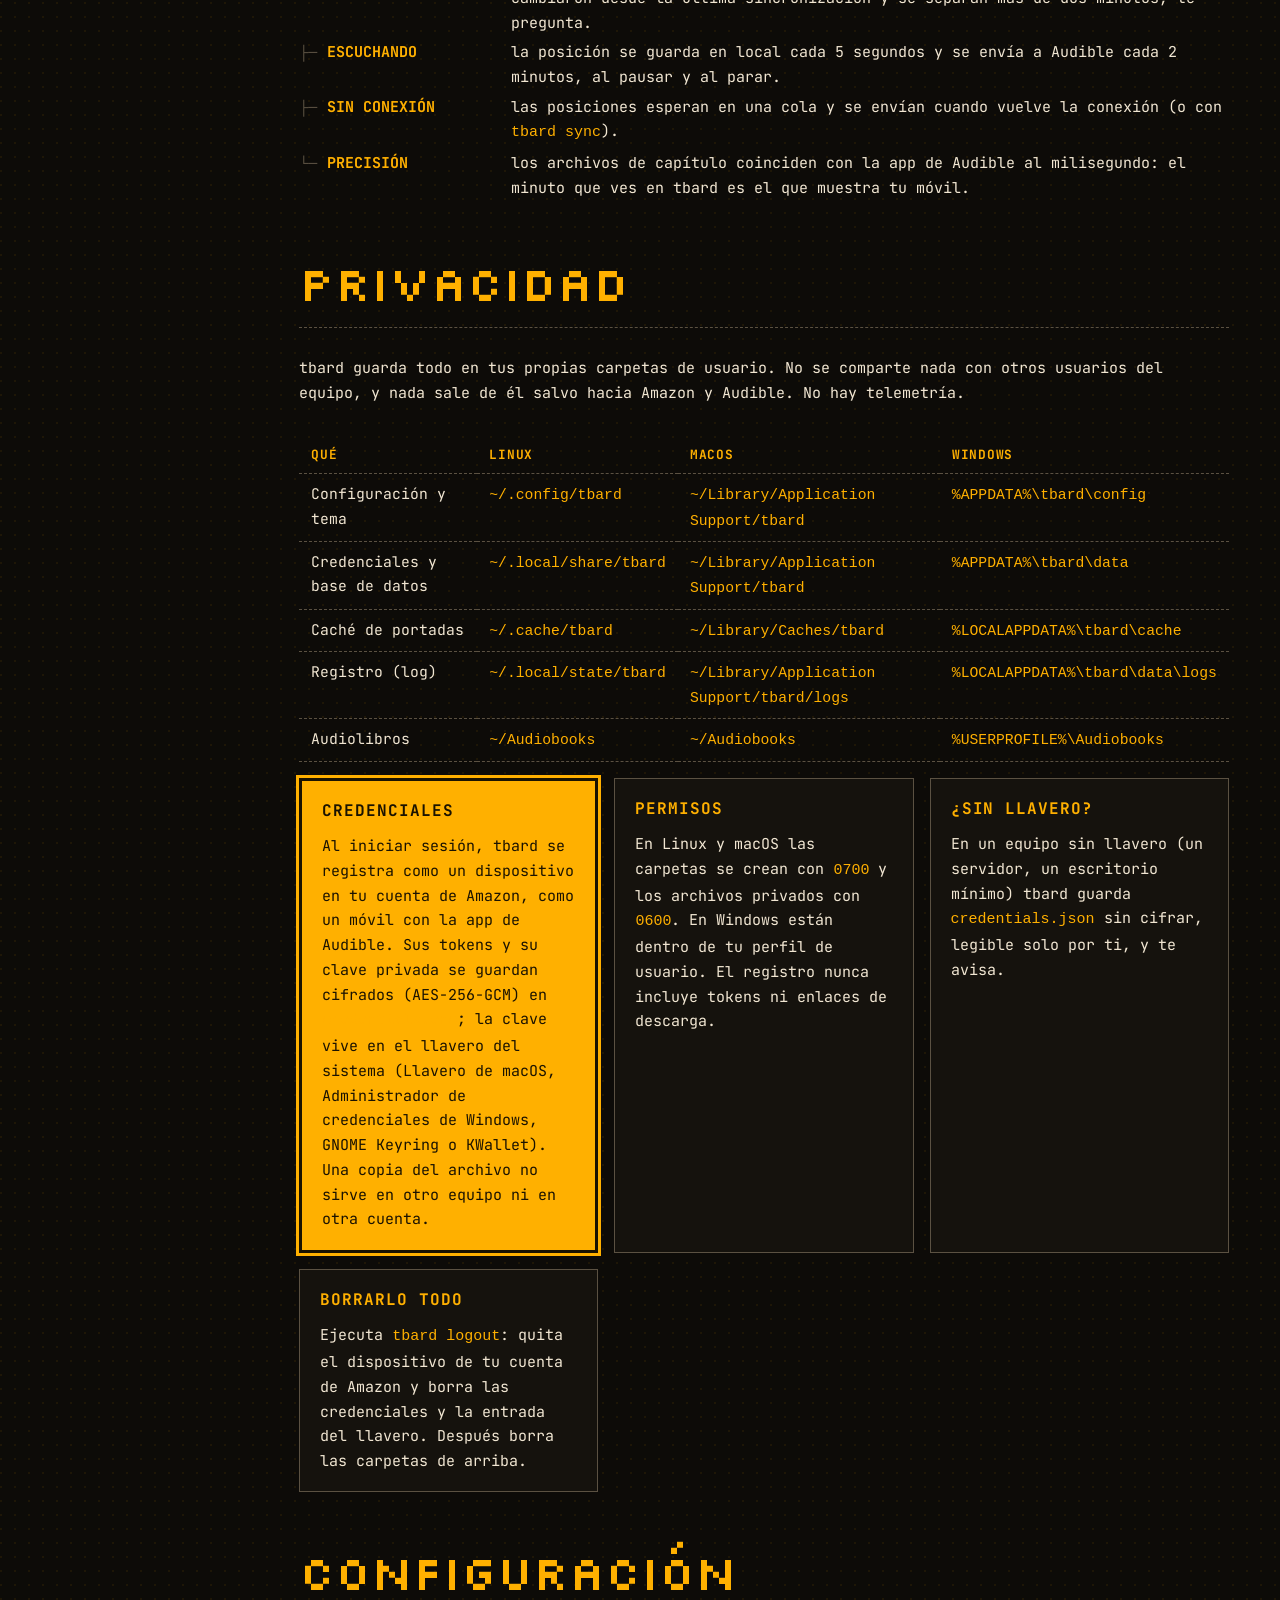
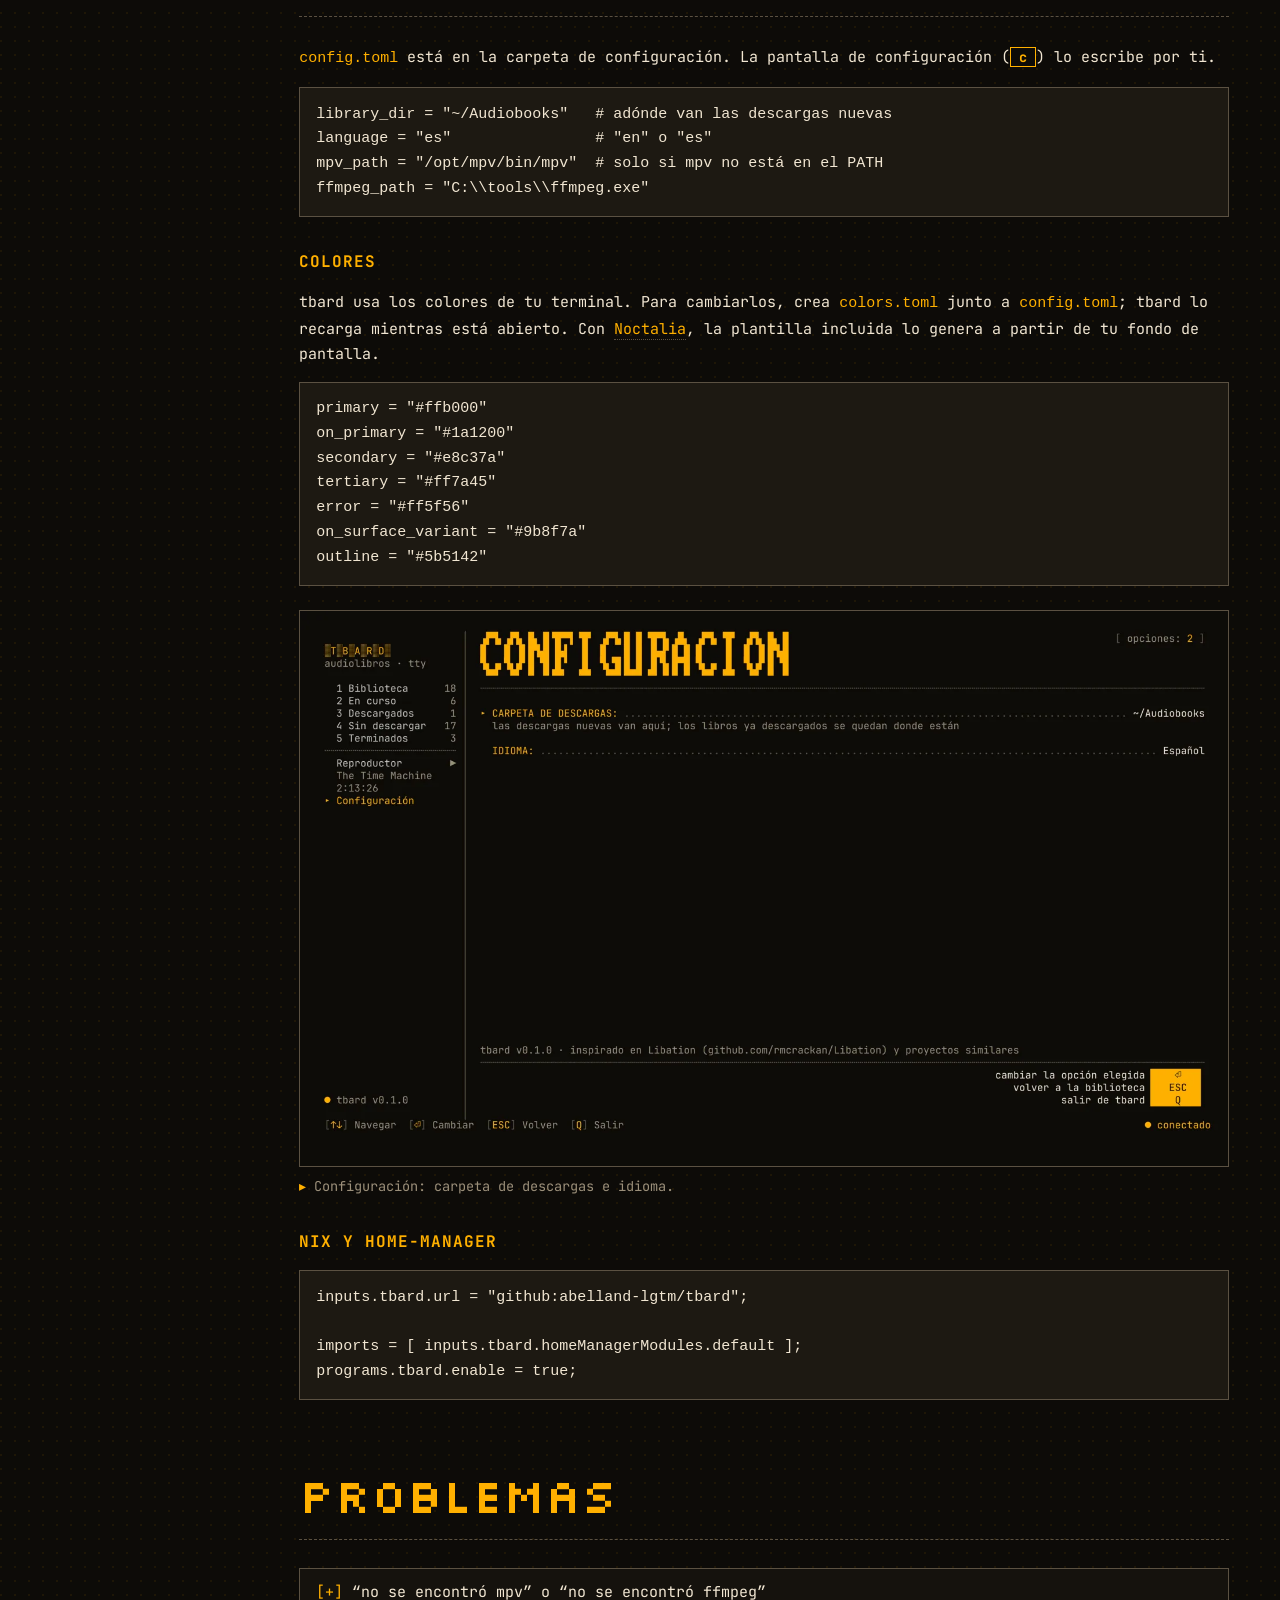
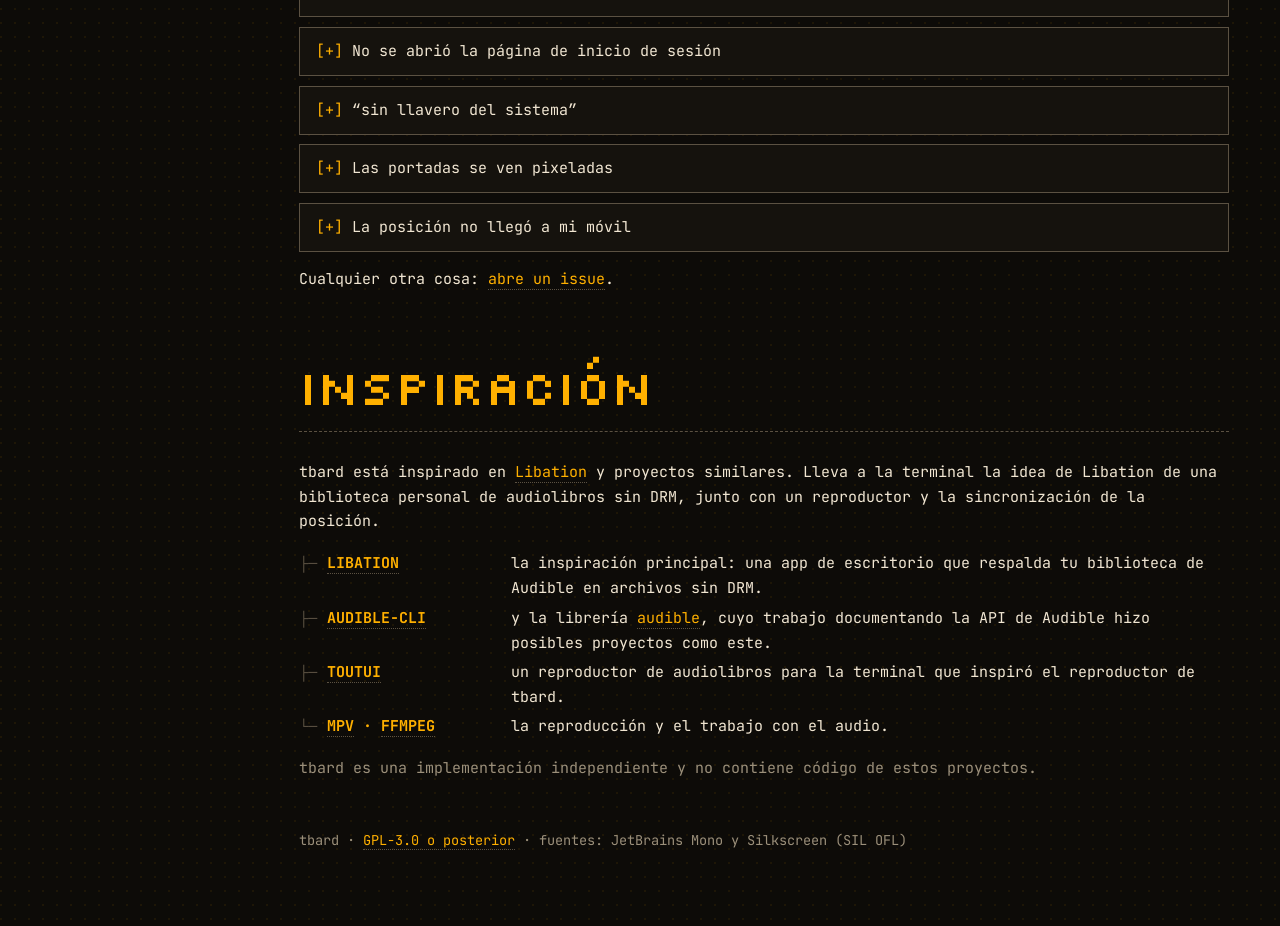
<file: site/es/index.html>
<!doctype html>
<html lang="es">
<head>
  <meta charset="utf-8">
  <meta name="viewport" content="width=device-width, initial-scale=1">
  <title>tbard — gestor y reproductor de audiolibros para la terminal</title>
  <meta name="description" content="tbard reúne tu biblioteca de audiolibros y la reproduce desde la terminal: biblioteca de Audible, descargas divididas por capítulos en la mejor calidad, reproducción con mpv y posición sincronizada con tu móvil.">
  <link rel="alternate" hreflang="en" href="../">
  <link rel="icon" href="data:image/svg+xml,%3Csvg xmlns='http://www.w3.org/2000/svg' viewBox='0 0 16 16'%3E%3Crect width='16' height='16' fill='%230d0b08'/%3E%3Cpath d='M3 3h10v2H9v8H7V5H3z' fill='%23ffb000'/%3E%3C/svg%3E">
  <link rel="stylesheet" href="../assets/style.css">
</head>
<body>

<aside class="sidebar">
  <a class="logo" href="#overview">
    <div class="mark">░T░B░A░R░D░</div>
    <div class="sub">audiolibros · tty</div>
  </a>
  <nav aria-label="Secciones">
    <ul class="nav">
      <li><a href="#overview">Resumen</a></li>
      <li><a href="#install">Instalación</a></li>
      <li><a href="#start">Primeros pasos</a></li>
      <li><a href="#keys">Teclas</a></li>
      <li><a href="#sync">Sincronización</a></li>
      <li><a href="#privacy">Privacidad</a></li>
      <li><a href="#config">Configuración</a></li>
      <li><a href="#help">Problemas</a></li>
      <li><a href="#thanks">Inspiración</a></li>
    </ul>
  </nav>
  <div class="sidebar-foot">
    <div class="langs"><a href="../" data-switch-lang hreflang="en">English</a> · <b class="dot">●</b> Español</div>
    <div><a href="https://github.com/abelland-lgtm/tbard">github.com/abelland-lgtm/tbard</a></div>
    <div>GPL-3.0 o posterior</div>
  </div>
</aside>

<main>

<section id="overview">
  <div class="masthead">
    <h1>tbard</h1>
    <ul class="stats">
      <li><span class="k">sistemas:</span> <span class="v">linux · macos · windows</span></li>
      <li><span class="k">idiomas:</span> <span class="v">en · es</span></li>
      <li><span class="k">telemetría:</span> <span class="v">ninguna</span></li>
      <li><span class="k">licencia:</span> <span class="v">gpl-3.0</span></li>
    </ul>
  </div>
  <hr class="rule">
  <p class="lead"><strong>Gestor y reproductor de audiolibros para la terminal.</strong>
    tbard reúne tu biblioteca de audiolibros en un solo lugar y la reproduce desde la terminal. Se conecta a tu
    cuenta de Audible para ver los libros que tienes, los descarga en la mejor calidad disponible divididos en un
    archivo por capítulo, los reproduce con mpv y mantiene tu posición sincronizada con la app de Audible del móvil.</p>
  <div class="actions">
    <a class="btn primary" href="#install"><span class="key">[⏎]</span> Instalar</a>
    <a class="btn" href="https://github.com/abelland-lgtm/tbard"><span class="key">[G]</span> Código fuente</a>
    <a class="btn" href="https://github.com/abelland-lgtm/tbard/releases"><span class="key">[R]</span> Versiones</a>
  </div>

  <figure>
    <img src="../assets/img/library-es.webp" width="1600" height="957" alt="La biblioteca de tbard: un menú lateral con secciones, la lista de libros con barras de progreso y una tarjeta con la portada y los datos del libro elegido">
    <figcaption>La biblioteca. Las capturas usan una biblioteca de demostración con clásicos de dominio público.</figcaption>
  </figure>

  <div class="grid">
    <div class="card">
      <h3>Biblioteca</h3>
      <p>Búsqueda aproximada, secciones (en curso, descargados, terminados…) y portadas en la terminal, con gráficos de Kitty/Ghostty o medios bloques.</p>
    </div>
    <div class="card">
      <h3>Descargas</h3>
      <p>La mejor calidad que ofrece Audible, dividida sin pérdida en un <code>.m4b</code> por capítulo con título, número de pista y portada.</p>
    </div>
    <div class="card">
      <h3>Reproductor</h3>
      <p>Capítulos, ±30 s, velocidad de 0,5× a 3×, volumen y temporizador para dormir. Velocidad y volumen se recuerdan por libro.</p>
    </div>
    <div class="card">
      <h3>Sincronización</h3>
      <p>Tu posición va y viene con la app de Audible. Sin conexión, espera en una cola y se envía después.</p>
    </div>
    <div class="card invert">
      <h3>Privado por diseño</h3>
      <p>Las credenciales se guardan cifradas con una clave en el llavero del sistema. Sin telemetría; nada sale de tu equipo salvo hacia Amazon y Audible.</p>
    </div>
    <div class="card">
      <h3>Tu terminal, tus colores</h3>
      <p>Usa la paleta de tu terminal, o un <code>colors.toml</code> que se recarga en vivo (incluye plantilla para Noctalia).</p>
    </div>
  </div>

  <p class="note"><strong>Aviso.</strong> tbard es una herramienta no oficial, sin relación con Audible ni Amazon. Usa la API
    privada de Audible, que puede cambiar en cualquier momento. Úsalo solo con libros que hayas comprado y para escucharlos
    tú. Quitar el DRM puede estar restringido donde vives; eres responsable de cómo lo uses.</p>
</section>

<section id="install">
  <h2>Instalación</h2>
  <hr class="rule">
  <p>tbard necesita <strong>mpv</strong> (reproducción) y <strong>ffmpeg</strong> (descifrado y división). Los gestores de
    paquetes de abajo los instalan por ti.</p>

  <div class="tabs" role="tablist" aria-label="Sistema operativo">
    <button class="btn" role="tab" id="t-linux" aria-controls="p-linux" data-os="linux">[ Linux ]</button>
    <button class="btn" role="tab" id="t-macos" aria-controls="p-macos" data-os="macos">[ macOS ]</button>
    <button class="btn" role="tab" id="t-windows" aria-controls="p-windows" data-os="windows">[ Windows ]</button>
    <button class="btn" role="tab" id="t-other" aria-controls="p-other">[ Otros ]</button>
  </div>

  <div role="tabpanel" id="p-linux" aria-labelledby="t-linux">
    <h3>Cualquier distribución</h3>
    <div class="cmd"><pre><code>curl --proto '=https' --tlsv1.2 -LsSf https://github.com/abelland-lgtm/tbard/releases/latest/download/tbard-installer.sh | sh</code></pre></div>
    <p class="muted">Después instala mpv y ffmpeg con tu gestor de paquetes:</p>
    <ul class="leaders">
      <li><span>Debian / Ubuntu</span><span class="fill"></span><code class="v">sudo apt install mpv ffmpeg</code></li>
      <li><span>Fedora (ffmpeg de RPM Fusion)</span><span class="fill"></span><code class="v">sudo dnf install mpv ffmpeg</code></li>
      <li><span>Arch</span><span class="fill"></span><code class="v">sudo pacman -S mpv ffmpeg</code></li>
    </ul>
    <h3>Homebrew en Linux</h3>
    <div class="cmd"><pre><code>brew install abelland-lgtm/tap/tbard</code></pre></div>
  </div>

  <div role="tabpanel" id="p-macos" aria-labelledby="t-macos" hidden>
    <h3>Homebrew</h3>
    <div class="cmd"><pre><code>brew install abelland-lgtm/tap/tbard</code></pre></div>
    <p class="muted">Instala también mpv y ffmpeg. Sin Homebrew:</p>
    <div class="cmd"><pre><code>curl --proto '=https' --tlsv1.2 -LsSf https://github.com/abelland-lgtm/tbard/releases/latest/download/tbard-installer.sh | sh</code></pre></div>
  </div>

  <div role="tabpanel" id="p-windows" aria-labelledby="t-windows" hidden>
    <h3>Scoop</h3>
    <div class="cmd"><pre><code>scoop bucket add extras; scoop bucket add abelland https://github.com/abelland-lgtm/scoop-bucket; scoop install abelland/tbard</code></pre></div>
    <p class="muted">Instala también mpv y ffmpeg. Sin Scoop, usa el instalador y luego instala mpv y ffmpeg por tu cuenta:</p>
    <div class="cmd"><pre><code>powershell -ExecutionPolicy Bypass -c "irm https://github.com/abelland-lgtm/tbard/releases/latest/download/tbard-installer.ps1 | iex"</code></pre></div>
    <p class="muted">También hay un instalador <code>.msi</code> en la <a href="https://github.com/abelland-lgtm/tbard/releases">página de versiones</a>.</p>
  </div>

  <div role="tabpanel" id="p-other" aria-labelledby="t-other" hidden>
    <h3>Con Rust</h3>
    <div class="cmd"><pre><code>cargo install tbard --locked</code></pre></div>
    <h3>Nix</h3>
    <div class="cmd"><pre><code>nix run github:abelland-lgtm/tbard</code></pre></div>
    <h3>Binarios</h3>
    <p>Para todos los sistemas en la <a href="https://github.com/abelland-lgtm/tbard/releases">página de versiones</a>.</p>
  </div>

  <h3>Comprobar la instalación</h3>
  <div class="cmd"><pre><code>tbard doctor</code></pre></div>
  <p class="muted">Muestra dónde guarda tbard sus archivos y si mpv, ffmpeg y tu sesión están listos.</p>
</section>

<section id="start">
  <h2>Primeros pasos</h2>
  <hr class="rule">
  <div class="cmd"><pre><code>tbard</code></pre></div>
  <p>La primera vez, tbard te pide el idioma y tu tienda de Audible, abre el inicio de sesión de Amazon en el navegador
    y te pide pegar la dirección a la que llegas. Después abre tu biblioteca.</p>
  <div class="shots">
    <figure>
      <img src="../assets/img/welcome.webp" width="1600" height="976" alt="Primer arranque: elegir inglés o español" loading="lazy">
      <figcaption>Elige tu idioma.</figcaption>
    </figure>
    <figure>
      <img src="../assets/img/store-es.webp" width="1600" height="976" alt="Primer arranque: lista de tiendas de Audible" loading="lazy">
      <figcaption>Elige tu tienda de Audible e inicia sesión.</figcaption>
    </figure>
  </div>

  <h3>Desde la línea de comandos</h3>
  <ul class="tree">
    <li><span class="k">login</span><span><code>tbard login --locale es</code> — iniciar sesión (us, uk, ca, au, in, de, fr, it, es, jp, br)</span></li>
    <li><span class="k">library</span><span><code>tbard library</code> — actualizar y listar tus libros</span></li>
    <li><span class="k">play</span><span><code>tbard play dune</code> — reproducir, descargando antes si hace falta</span></li>
    <li><span class="k">download</span><span><code>tbard download proyecto hail</code> — solo descargar</span></li>
    <li><span class="k">sync</span><span><code>tbard sync</code> — enviar las posiciones pendientes</span></li>
    <li><span class="k">doctor</span><span><code>tbard doctor</code> — revisar programas, carpetas y sesión</span></li>
    <li><span class="k">logout</span><span><code>tbard logout</code> — quitar este dispositivo de Amazon y borrar las credenciales</span></li>
  </ul>
</section>

<section id="keys">
  <h2>Teclas</h2>
  <hr class="rule">
  <figure>
    <img src="../assets/img/player-es.webp" width="1600" height="957" alt="El reproductor de tbard: la hora actual en dígitos grandes, el recuadro de reproducción con barras de progreso y la lista de capítulos" loading="lazy">
    <figcaption>El reproductor.</figcaption>
  </figure>
  <div class="grid">
    <div class="card">
      <h3>Biblioteca</h3>
      <ul class="leaders">
        <li><span>buscar</span><span class="fill"></span><kbd>/</kbd></li>
        <li><span>sección</span><span class="fill"></span><kbd>1</kbd>–<kbd>5</kbd></li>
        <li><span>escuchar</span><span class="fill"></span><kbd>⏎</kbd></li>
        <li><span>descargar</span><span class="fill"></span><kbd>d</kbd></li>
        <li><span>actualizar</span><span class="fill"></span><kbd>r</kbd></li>
        <li><span>configuración</span><span class="fill"></span><kbd>c</kbd></li>
        <li><span>reproductor</span><span class="fill"></span><kbd>tab</kbd></li>
        <li><span>salir</span><span class="fill"></span><kbd>q</kbd></li>
      </ul>
    </div>
    <div class="card">
      <h3>Reproductor</h3>
      <ul class="leaders">
        <li><span>pausa</span><span class="fill"></span><kbd>espacio</kbd></li>
        <li><span>±30 segundos</span><span class="fill"></span><kbd>←</kbd> <kbd>→</kbd></li>
        <li><span>capítulo</span><span class="fill"></span><kbd>[</kbd> <kbd>]</kbd></li>
        <li><span>velocidad</span><span class="fill"></span><kbd>+</kbd> <kbd>-</kbd></li>
        <li><span>volumen</span><span class="fill"></span><kbd>9</kbd> <kbd>0</kbd></li>
        <li><span>temporizador</span><span class="fill"></span><kbd>t</kbd></li>
        <li><span>parar</span><span class="fill"></span><kbd>s</kbd></li>
        <li><span>biblioteca</span><span class="fill"></span><kbd>tab</kbd></li>
      </ul>
    </div>
  </div>
</section>

<section id="sync">
  <h2>Sincronización</h2>
  <hr class="rule">
  <ul class="tree">
    <li><span class="k">al empezar</span><span>tbard usa la posición más reciente entre la local y la de Audible. Si las dos cambiaron desde la última sincronización y se separan más de dos minutos, te pregunta.</span></li>
    <li><span class="k">escuchando</span><span>la posición se guarda en local cada 5 segundos y se envía a Audible cada 2 minutos, al pausar y al parar.</span></li>
    <li><span class="k">sin conexión</span><span>las posiciones esperan en una cola y se envían cuando vuelve la conexión (o con <code>tbard sync</code>).</span></li>
    <li><span class="k">precisión</span><span>los archivos de capítulo coinciden con la app de Audible al milisegundo: el minuto que ves en tbard es el que muestra tu móvil.</span></li>
  </ul>
</section>

<section id="privacy">
  <h2>Privacidad</h2>
  <hr class="rule">
  <p>tbard guarda todo en tus propias carpetas de usuario. No se comparte nada con otros usuarios del equipo, y nada sale
    de él salvo hacia Amazon y Audible. No hay telemetría.</p>
  <div class="table-wrap">
    <table>
      <thead><tr><th>Qué</th><th>Linux</th><th>macOS</th><th>Windows</th></tr></thead>
      <tbody>
        <tr><td>Configuración y tema</td><td><code>~/.config/tbard</code></td><td><code>~/Library/Application Support/tbard</code></td><td><code>%APPDATA%\tbard\config</code></td></tr>
        <tr><td>Credenciales y base de datos</td><td><code>~/.local/share/tbard</code></td><td><code>~/Library/Application Support/tbard</code></td><td><code>%APPDATA%\tbard\data</code></td></tr>
        <tr><td>Caché de portadas</td><td><code>~/.cache/tbard</code></td><td><code>~/Library/Caches/tbard</code></td><td><code>%LOCALAPPDATA%\tbard\cache</code></td></tr>
        <tr><td>Registro (log)</td><td><code>~/.local/state/tbard</code></td><td><code>~/Library/Application Support/tbard/logs</code></td><td><code>%LOCALAPPDATA%\tbard\data\logs</code></td></tr>
        <tr><td>Audiolibros</td><td><code>~/Audiobooks</code></td><td><code>~/Audiobooks</code></td><td><code>%USERPROFILE%\Audiobooks</code></td></tr>
      </tbody>
    </table>
  </div>
  <div class="grid">
    <div class="card invert">
      <h3>Credenciales</h3>
      <p>Al iniciar sesión, tbard se registra como un dispositivo en tu cuenta de Amazon, como un móvil con la app de
        Audible. Sus tokens y su clave privada se guardan cifrados (AES-256-GCM) en <code>credentials.enc</code>; la clave
        vive en el llavero del sistema (Llavero de macOS, Administrador de credenciales de Windows, GNOME Keyring o
        KWallet). Una copia del archivo no sirve en otro equipo ni en otra cuenta.</p>
    </div>
    <div class="card">
      <h3>Permisos</h3>
      <p>En Linux y macOS las carpetas se crean con <code>0700</code> y los archivos privados con <code>0600</code>. En
        Windows están dentro de tu perfil de usuario. El registro nunca incluye tokens ni enlaces de descarga.</p>
    </div>
    <div class="card">
      <h3>¿Sin llavero?</h3>
      <p>En un equipo sin llavero (un servidor, un escritorio mínimo) tbard guarda <code>credentials.json</code> sin
        cifrar, legible solo por ti, y te avisa.</p>
    </div>
    <div class="card">
      <h3>Borrarlo todo</h3>
      <p>Ejecuta <code>tbard logout</code>: quita el dispositivo de tu cuenta de Amazon y borra las credenciales y la
        entrada del llavero. Después borra las carpetas de arriba.</p>
    </div>
  </div>
</section>

<section id="config">
  <h2>Configuración</h2>
  <hr class="rule">
  <p><code>config.toml</code> está en la carpeta de configuración. La pantalla de configuración (<kbd>c</kbd>) lo escribe
    por ti.</p>
  <pre class="block"><code>library_dir = "~/Audiobooks"   # adónde van las descargas nuevas
language = "es"                # "en" o "es"
mpv_path = "/opt/mpv/bin/mpv"  # solo si mpv no está en el PATH
ffmpeg_path = "C:\\tools\\ffmpeg.exe"</code></pre>
  <h3>Colores</h3>
  <p>tbard usa los colores de tu terminal. Para cambiarlos, crea <code>colors.toml</code> junto a
    <code>config.toml</code>; tbard lo recarga mientras está abierto. Con
    <a href="https://github.com/noctalia-dev/noctalia-shell">Noctalia</a>, la plantilla incluida lo genera a partir de
    tu fondo de pantalla.</p>
  <pre class="block"><code>primary = "#ffb000"
on_primary = "#1a1200"
secondary = "#e8c37a"
tertiary = "#ff7a45"
error = "#ff5f56"
on_surface_variant = "#9b8f7a"
outline = "#5b5142"</code></pre>
  <figure>
    <img src="../assets/img/settings-es.webp" width="1600" height="957" alt="La pantalla de configuración con la carpeta de descargas y el idioma" loading="lazy">
    <figcaption>Configuración: carpeta de descargas e idioma.</figcaption>
  </figure>
  <h3>Nix y home-manager</h3>
  <pre class="block"><code>inputs.tbard.url = "github:abelland-lgtm/tbard";

imports = [ inputs.tbard.homeManagerModules.default ];
programs.tbard.enable = true;</code></pre>
</section>

<section id="help">
  <h2>Problemas</h2>
  <hr class="rule">
  <details>
    <summary>“no se encontró mpv” o “no se encontró ffmpeg”</summary>
    <div><p>Instálalos (ver <a href="#install">Instalación</a>) o pon <code>mpv_path</code> / <code>ffmpeg_path</code>
      en <code>config.toml</code>. <code>tbard doctor</code> muestra lo que encuentra.</p></div>
  </details>
  <details>
    <summary>No se abrió la página de inicio de sesión</summary>
    <div><p>La pantalla de inicio de sesión también muestra la URL: ábrela tú, inicia sesión y pega la dirección final
      (empieza por <code>https://www.amazon…/ap/maplanding</code>).</p></div>
  </details>
  <details>
    <summary>“sin llavero del sistema”</summary>
    <div><p>Instala y desbloquea un proveedor de Secret Service (GNOME Keyring o KWallet) y vuelve a iniciar sesión.
      Mientras tanto, las credenciales se guardan sin cifrar, legibles solo por ti.</p></div>
  </details>
  <details>
    <summary>Las portadas se ven pixeladas</summary>
    <div><p>Tu terminal no tiene protocolo de gráficos, así que tbard dibuja las portadas con medios bloques. Kitty,
      Ghostty, WezTerm e iTerm2 muestran imágenes de verdad.</p></div>
  </details>
  <details>
    <summary>La posición no llegó a mi móvil</summary>
    <div><p>Sin conexión, las posiciones esperan en una cola. Ejecuta <code>tbard sync</code> y vuelve a abrir la app
      de Audible. El registro (ver <a href="#privacy">Privacidad</a>) dice qué pasó; con <code>TBARD_LOG=debug</code>
      da más detalle.</p></div>
  </details>
  <p>Cualquier otra cosa: <a href="https://github.com/abelland-lgtm/tbard/issues">abre un issue</a>.</p>
</section>

<section id="thanks">
  <h2>Inspiración</h2>
  <hr class="rule">
  <p>tbard está inspirado en <a href="https://github.com/rmcrackan/Libation">Libation</a> y proyectos similares. Lleva a
    la terminal la idea de Libation de una biblioteca personal de audiolibros sin DRM, junto con un reproductor y la
    sincronización de la posición.</p>
  <ul class="tree">
    <li><span class="k"><a href="https://github.com/rmcrackan/Libation">Libation</a></span><span>la inspiración principal: una app de escritorio que respalda tu biblioteca de Audible en archivos sin DRM.</span></li>
    <li><span class="k"><a href="https://github.com/mkb79/audible-cli">audible-cli</a></span><span>y la librería <a href="https://github.com/mkb79/Audible">audible</a>, cuyo trabajo documentando la API de Audible hizo posibles proyectos como este.</span></li>
    <li><span class="k"><a href="https://github.com/AlbanDAVID/Toutui">Toutui</a></span><span>un reproductor de audiolibros para la terminal que inspiró el reproductor de tbard.</span></li>
    <li><span class="k"><a href="https://mpv.io">mpv</a> · <a href="https://ffmpeg.org">ffmpeg</a></span><span>la reproducción y el trabajo con el audio.</span></li>
  </ul>
  <p class="muted">tbard es una implementación independiente y no contiene código de estos proyectos.</p>
  <footer>tbard · <a href="https://github.com/abelland-lgtm/tbard/blob/main/LICENSE">GPL-3.0 o posterior</a> · fuentes: JetBrains Mono y Silkscreen (SIL OFL)</footer>
</section>

</main>

<div class="keybar" aria-hidden="true">
  <span>[<b>1-9</b>] secciones</span>
  <span>[<b>L</b>] english</span>
  <span>[<b>G</b>] github</span>
  <span class="right"><b>●</b> v0.1.0</span>
</div>

<script src="../assets/site.js" defer></script>
</body>
</html>
</file>
<file: site/assets/style.css>
/* tbard site. A retro look borrowed from terminal UIs (one accent color,
   pixel headings, bracketed labels, dot leaders), built as a normal web page. */

@font-face {
  font-family: "JetBrains Mono";
  src: url("fonts/jetbrains-mono-latin-400-normal.woff2") format("woff2");
  font-weight: 400;
  font-display: swap;
}
@font-face {
  font-family: "JetBrains Mono";
  src: url("fonts/jetbrains-mono-latin-700-normal.woff2") format("woff2");
  font-weight: 700;
  font-display: swap;
}
@font-face {
  font-family: "Silkscreen";
  src: url("fonts/silkscreen-latin-400-normal.woff2") format("woff2");
  font-display: swap;
}

:root {
  --bg: #0d0b08;
  --surface: #15120d;
  --raised: #1d1912;
  --text: #f1e6d2;
  --dim: #9b8f7a;
  --line: #5b5142;
  --accent: #ffb000;
  --on-accent: #1a1200;
  --accent-2: #ff7a45;
  --mono: "JetBrains Mono", ui-monospace, SFMono-Regular, Menlo, Consolas, monospace;
  --pixel: "Silkscreen", var(--mono);
  --sidebar: 15.5rem;
}

* { box-sizing: border-box; }

html { scroll-behavior: smooth; scroll-padding-top: 1.5rem; }
@media (prefers-reduced-motion: reduce) { html { scroll-behavior: auto; } }

body {
  margin: 0;
  background:
    radial-gradient(circle at 1px 1px, rgba(255, 176, 0, 0.07) 1px, transparent 0) 0 0 / 14px 14px,
    var(--bg);
  color: var(--text);
  font: 15px/1.65 var(--mono);
  -webkit-font-smoothing: antialiased;
}

a { color: var(--accent); text-decoration: none; border-bottom: 1px dotted var(--line); }
a:hover { border-bottom-color: var(--accent); }
:focus-visible { outline: 2px solid var(--accent); outline-offset: 2px; }

::selection { background: var(--accent); color: var(--on-accent); }

/* ── Sidebar ─────────────────────────────────────────────────────────── */

.sidebar {
  position: fixed;
  inset: 0 auto 0 0;
  width: var(--sidebar);
  padding: 1.75rem 1.25rem 1rem;
  border-right: 1px solid var(--line);
  background: var(--bg);
  display: flex;
  flex-direction: column;
  gap: 1.5rem;
  overflow-y: auto;
}

.logo { border: 0; display: block; }
.logo .mark { color: var(--accent); font-weight: 700; letter-spacing: 0.08em; }
.logo .sub { color: var(--dim); font-size: 0.85rem; }

.nav { list-style: none; margin: 0; padding: 0; counter-reset: nav; }
.nav li { counter-increment: nav; }
.nav a {
  display: flex;
  gap: 0.6rem;
  padding: 0.2rem 0.4rem;
  border: 0;
  color: var(--text);
}
.nav a::before { content: counter(nav); color: var(--dim); width: 1ch; }
.nav a:hover, .nav a.active { color: var(--accent); }
.nav a.active { background: var(--accent); color: var(--on-accent); }
.nav a.active::before { color: var(--on-accent); }

.sidebar-foot { margin-top: auto; color: var(--dim); font-size: 0.85rem; }
.sidebar-foot .langs { display: flex; gap: 0.5rem; margin-bottom: 0.6rem; }
.dot { color: var(--accent); }

/* ── Main ────────────────────────────────────────────────────────────── */

main {
  margin-left: var(--sidebar);
  padding: 2.5rem clamp(1.25rem, 4vw, 4rem) 6rem;
  max-width: calc(var(--sidebar) + 72rem);
}

section { padding: 2.5rem 0 1rem; }

h1, h2 {
  font-family: var(--pixel);
  font-weight: 400;
  color: var(--accent);
  text-transform: uppercase;
  line-height: 1;
  margin: 0;
}
h1 { font-size: clamp(3rem, 9vw, 6.5rem); letter-spacing: 0.02em; }
h2 { font-size: clamp(1.9rem, 4.5vw, 3rem); }
h3 { font-size: 1rem; color: var(--accent); margin: 2rem 0 0.6rem; text-transform: uppercase; letter-spacing: 0.06em; }

.rule { border: 0; border-top: 1px dashed var(--line); margin: 1.25rem 0 1.75rem; }

.lead { font-size: 1.1rem; max-width: 46rem; }
.muted { color: var(--dim); }

/* Header row: big title + bracketed figures */
.masthead { display: flex; flex-wrap: wrap; justify-content: space-between; align-items: flex-end; gap: 1.5rem; }
.stats { list-style: none; margin: 0; padding: 0; text-align: right; }
.stats li::before { content: "[ "; color: var(--line); }
.stats li::after { content: " ]"; color: var(--line); }
.stats .k { color: var(--dim); }
.stats .v { color: var(--accent); font-weight: 700; }

/* Bracketed buttons */
.actions { display: flex; flex-wrap: wrap; gap: 0.75rem; margin: 1.75rem 0; }
.btn {
  display: inline-flex;
  gap: 0.5rem;
  padding: 0.55rem 1rem;
  border: 1px solid var(--accent);
  color: var(--accent);
  background: transparent;
  font: inherit;
  cursor: pointer;
}
.btn .key { color: var(--dim); }
.btn:hover { background: rgba(255, 176, 0, 0.1); }
.btn.primary { background: var(--accent); color: var(--on-accent); font-weight: 700; }
.btn.primary .key { color: var(--on-accent); opacity: 0.7; }

/* ├─ KEY value rows */
.tree { list-style: none; margin: 0; padding: 0; }
.tree li { display: grid; grid-template-columns: 2.2ch 11rem 1fr; gap: 0.5rem; padding: 0.15rem 0; }
.tree li::before { content: "├─"; color: var(--line); }
.tree li:last-child::before { content: "└─"; }
.tree .k { color: var(--accent); font-weight: 700; text-transform: uppercase; }

/* Dot leaders: label ........ value */
.leaders { list-style: none; margin: 0; padding: 0; }
.leaders li { display: flex; align-items: baseline; gap: 0.5rem; padding: 0.2rem 0; }
.leaders li .fill { flex: 1; border-bottom: 2px dotted var(--line); transform: translateY(-0.3rem); min-width: 2rem; }
.leaders .v { text-align: right; }

/* Cards */
.grid { display: grid; grid-template-columns: repeat(auto-fit, minmax(17rem, 1fr)); gap: 1rem; }
.card { border: 1px solid var(--line); background: var(--surface); padding: 1.1rem 1.25rem; }
.card h3 { margin-top: 0; }
.card p { margin: 0.4rem 0 0; }
.card.invert { background: var(--accent); color: var(--on-accent); border: 3px solid var(--on-accent); outline: 3px solid var(--accent); }
.card.invert h3, .card.invert a, .card.invert .k { color: var(--on-accent); }
.card.invert .tree li::before { color: var(--on-accent); opacity: 0.6; }

.chips { display: flex; flex-wrap: wrap; gap: 0.5rem; margin-top: 0.75rem; }
.chip { border: 1px solid currentColor; padding: 0 0.45rem; font-size: 0.85rem; }

/* Screenshots */
figure { margin: 1.5rem 0; }
figure img { display: block; width: 100%; height: auto; border: 1px solid var(--line); }
figcaption { color: var(--dim); font-size: 0.85rem; margin-top: 0.5rem; }
figcaption::before { content: "▸ "; color: var(--accent); }
.shots { display: grid; grid-template-columns: repeat(auto-fit, minmax(22rem, 1fr)); gap: 1rem; }

/* Commands */
.cmd {
  display: flex;
  align-items: flex-start;
  margin: 0.6rem 0;
  border-left: 3px solid var(--accent);
  background: var(--raised);
}
.cmd pre { flex: 1; min-width: 0; margin: 0; padding: 0.8rem 1rem; overflow-x: auto; }
.cmd code { font: inherit; }
.cmd pre::before { content: "$ "; color: var(--accent); }
.cmd .copy {
  flex: none;
  margin: 0.45rem 0.45rem 0 0;
  padding: 0.15rem 0.5rem;
  font-size: 0.8rem;
}
pre.block { background: var(--raised); border: 1px solid var(--line); padding: 0.9rem 1rem; overflow-x: auto; }
code { color: var(--text); }
p code, li code, td code { color: var(--accent); }

/* Tabs */
.tabs { display: flex; flex-wrap: wrap; gap: 0.5rem; margin: 1rem 0 0.5rem; }
.tabs button[aria-selected="true"] { background: var(--accent); color: var(--on-accent); }
[role="tabpanel"][hidden] { display: none; }

/* Tables */
table { width: 100%; border-collapse: collapse; margin: 1rem 0; font-size: 0.92rem; }
th, td { text-align: left; padding: 0.5rem 0.75rem; border-bottom: 1px dashed var(--line); vertical-align: top; }
th { color: var(--accent); text-transform: uppercase; font-weight: 700; font-size: 0.8rem; letter-spacing: 0.06em; }
.table-wrap { overflow-x: auto; }

kbd {
  display: inline-block;
  min-width: 1.6rem;
  padding: 0 0.35rem;
  border: 1px solid var(--accent);
  color: var(--accent);
  text-align: center;
  font: 700 0.85rem var(--mono);
}

details { border: 1px solid var(--line); background: var(--surface); margin: 0.6rem 0; }
summary { cursor: pointer; padding: 0.7rem 1rem; list-style: none; }
summary::-webkit-details-marker { display: none; }
summary::before { content: "[+] "; color: var(--accent); }
details[open] summary::before { content: "[−] "; }
details > div { padding: 0 1rem 0.9rem; }

.note { border: 1px dashed var(--accent-2); padding: 0.8rem 1rem; color: var(--text); }
.note strong { color: var(--accent-2); }

/* Bottom key bar */
.keybar {
  position: fixed;
  left: var(--sidebar);
  right: 0;
  bottom: 0;
  display: flex;
  flex-wrap: wrap;
  gap: 1.25rem;
  padding: 0.45rem 1.5rem;
  border-top: 1px solid var(--line);
  background: var(--bg);
  color: var(--dim);
  font-size: 0.85rem;
}
.keybar b { color: var(--accent); font-weight: 700; }
.keybar .right { margin-left: auto; }

footer { color: var(--dim); font-size: 0.85rem; margin-top: 3rem; }

/* ── Small screens: the sidebar becomes a top bar ────────────────────── */

@media (max-width: 860px) {
  .sidebar { position: static; width: auto; border-right: 0; border-bottom: 1px solid var(--line); gap: 1rem; padding: 1.25rem; }
  .nav { display: flex; flex-wrap: wrap; gap: 0.25rem 0.75rem; }
  .sidebar-foot { margin-top: 0; }
  main { margin-left: 0; padding-bottom: 3rem; }
  .keybar { display: none; }
  .stats { text-align: left; }
  .tree li { grid-template-columns: 2.2ch 8rem 1fr; }
}
</file>
